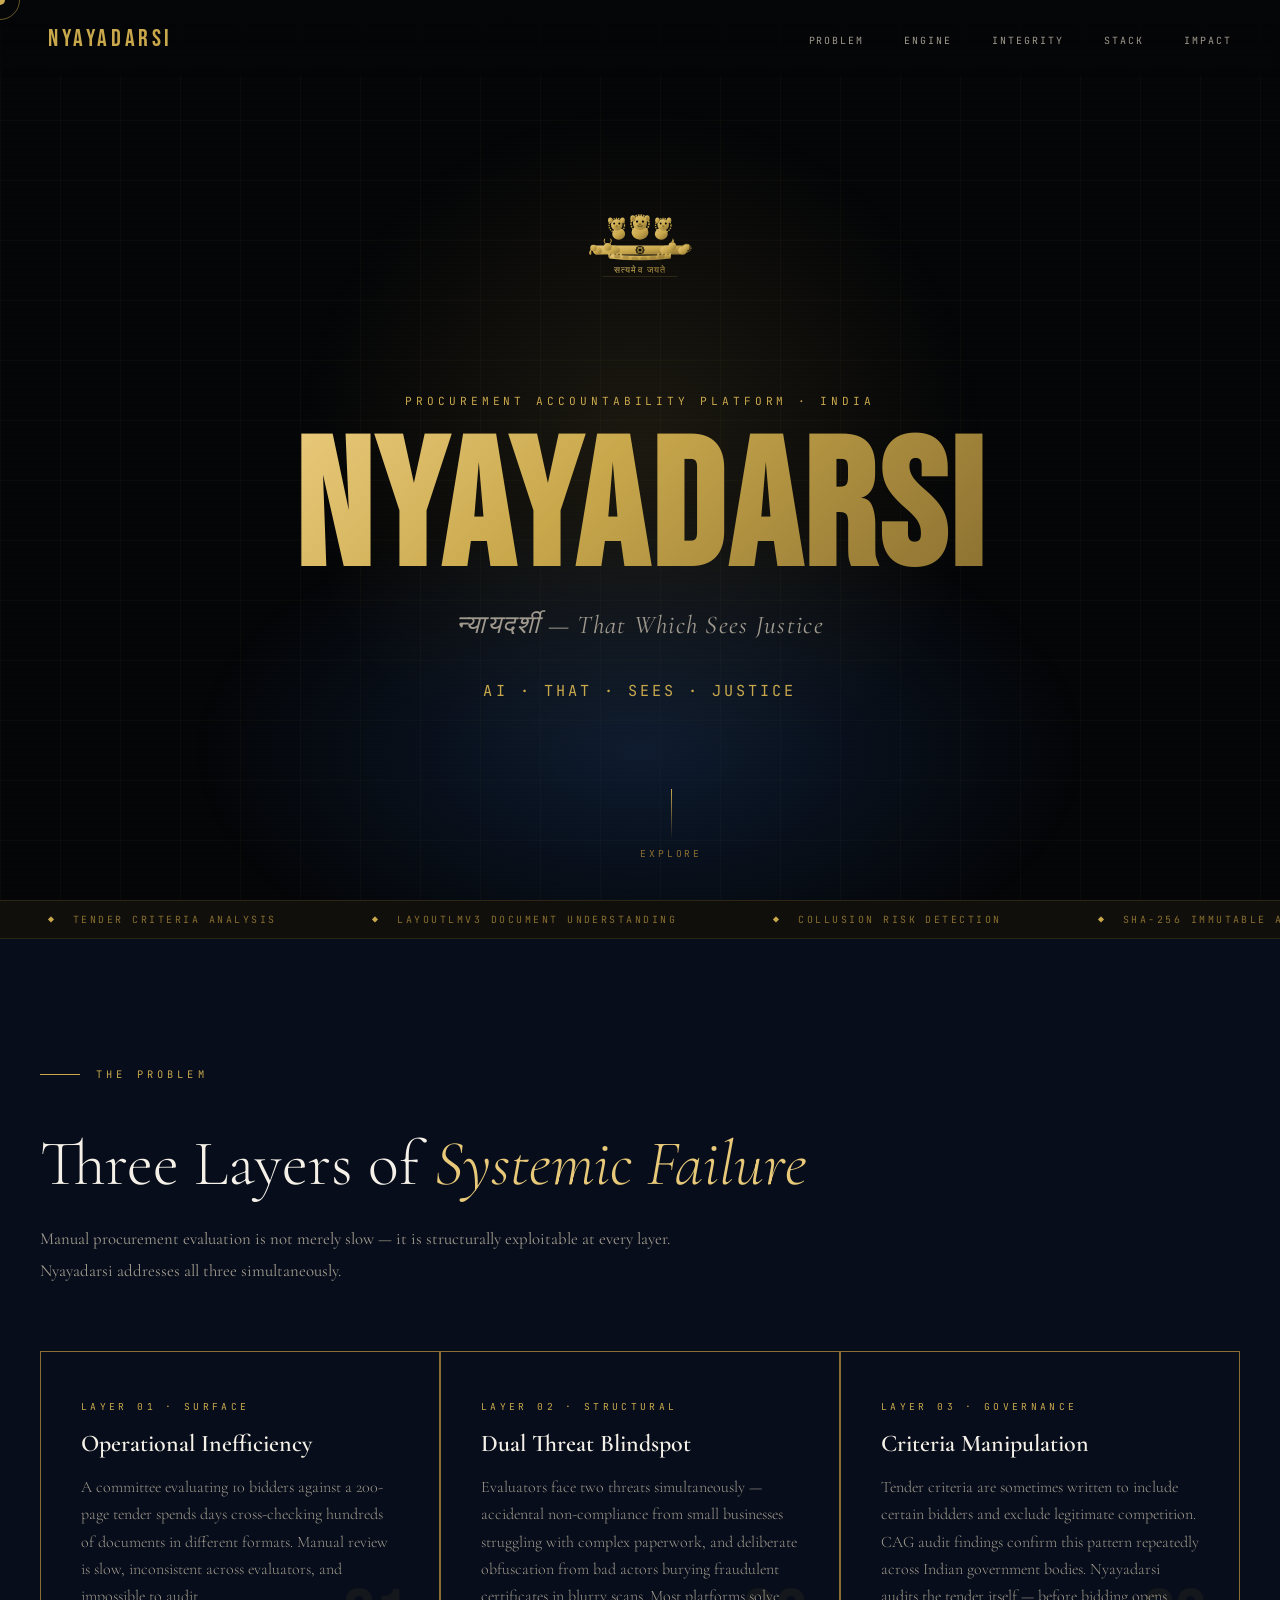
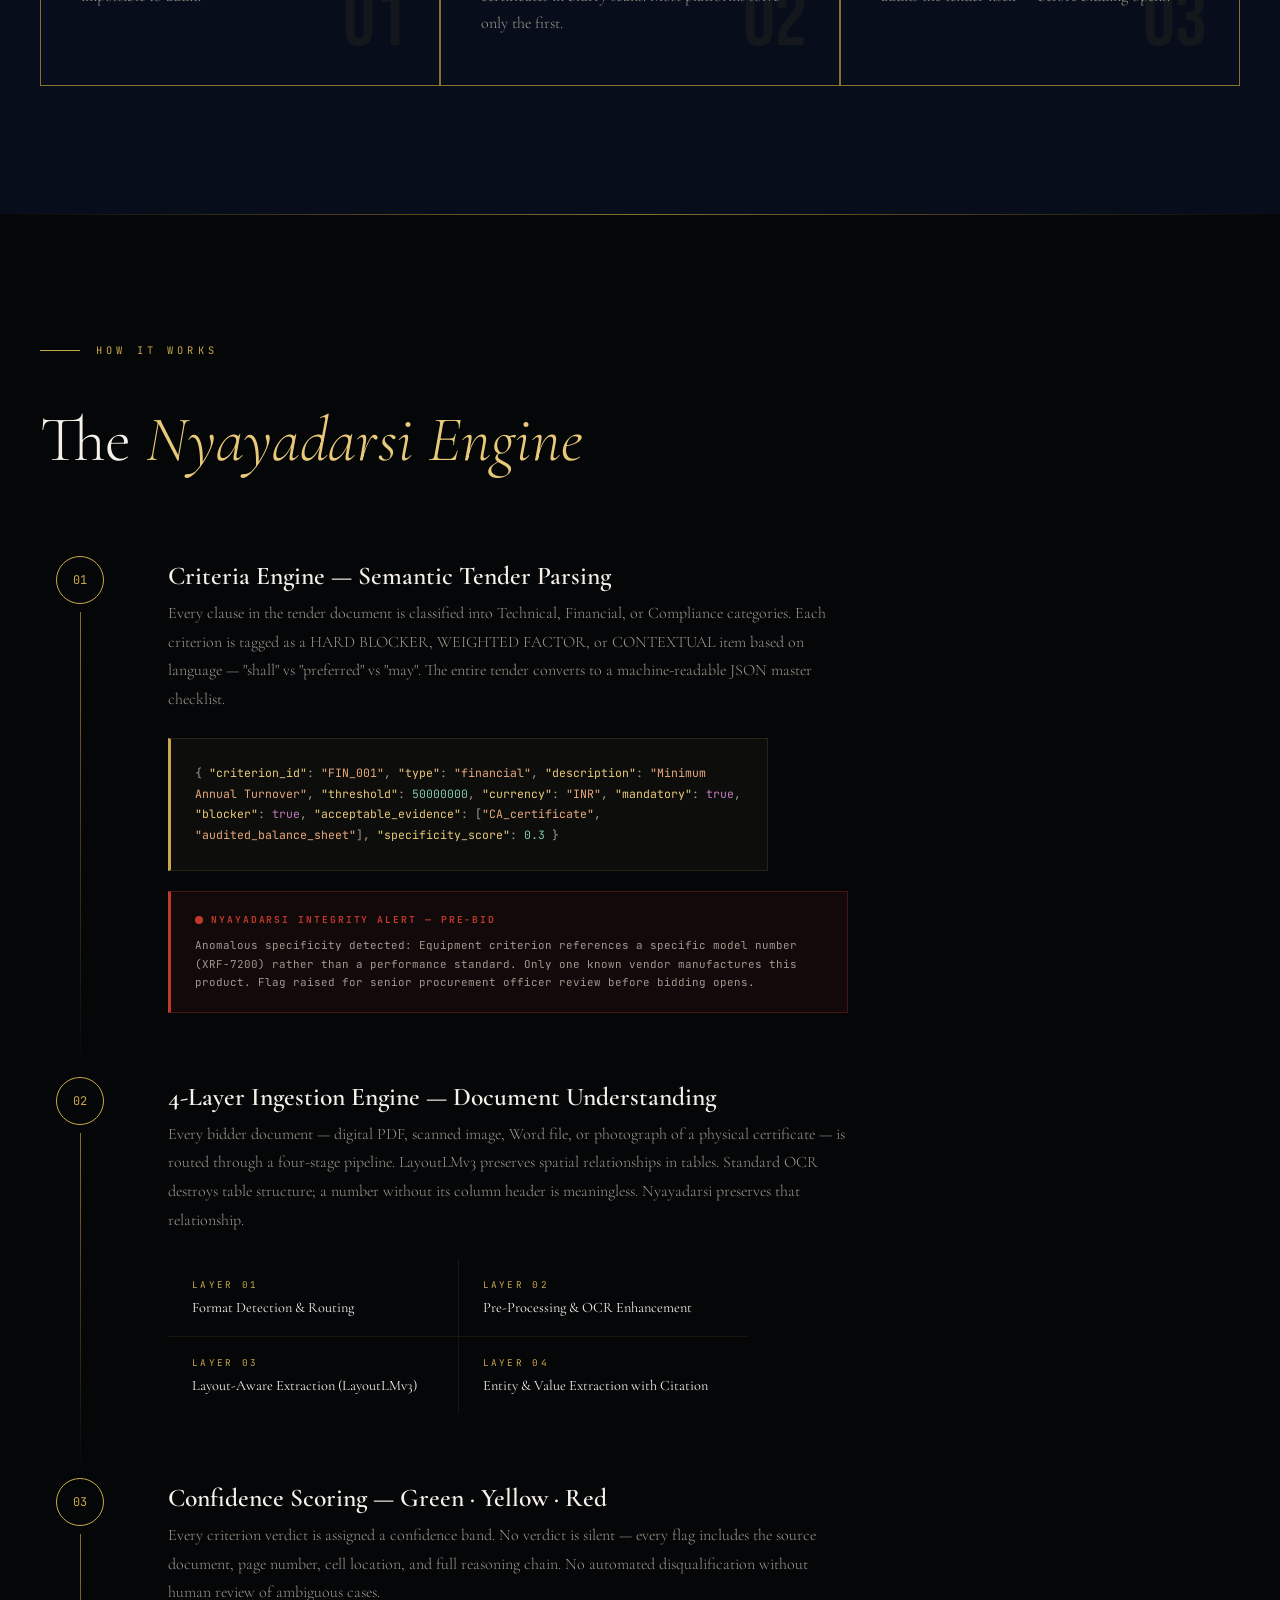
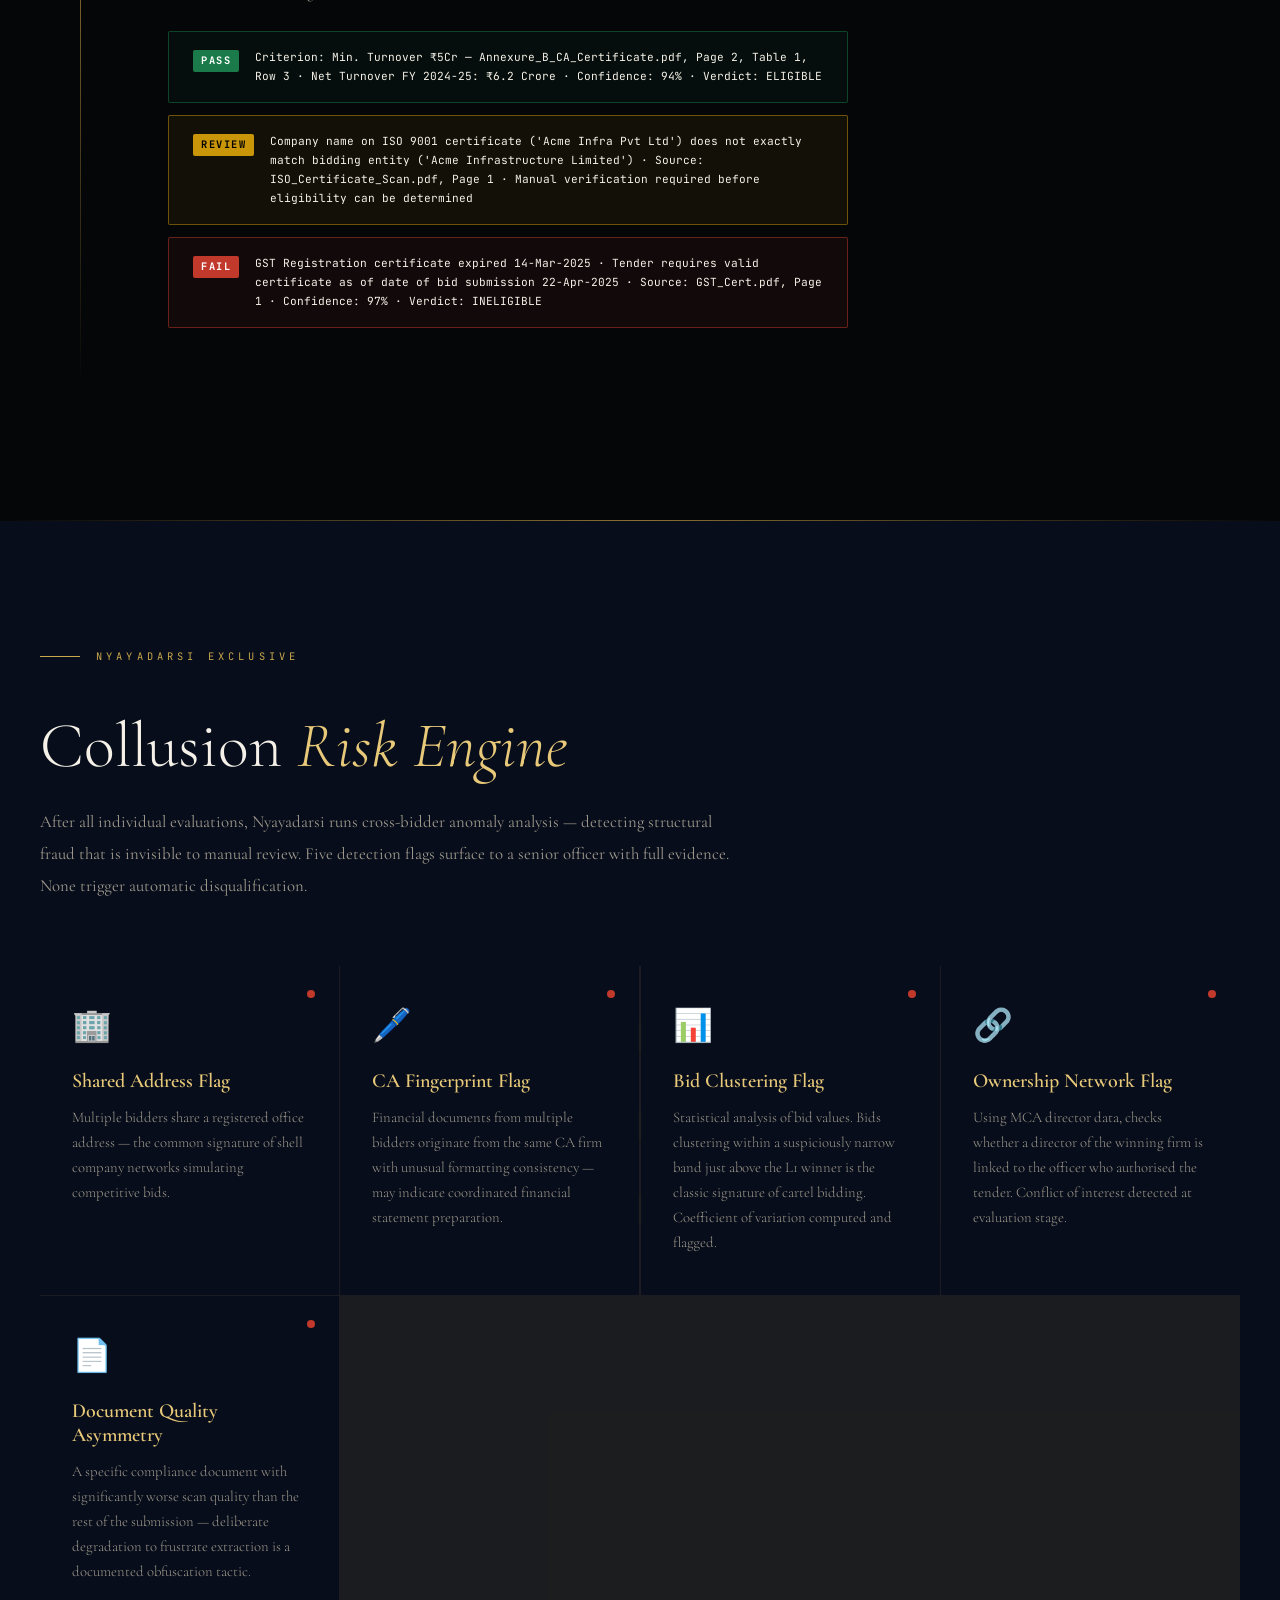
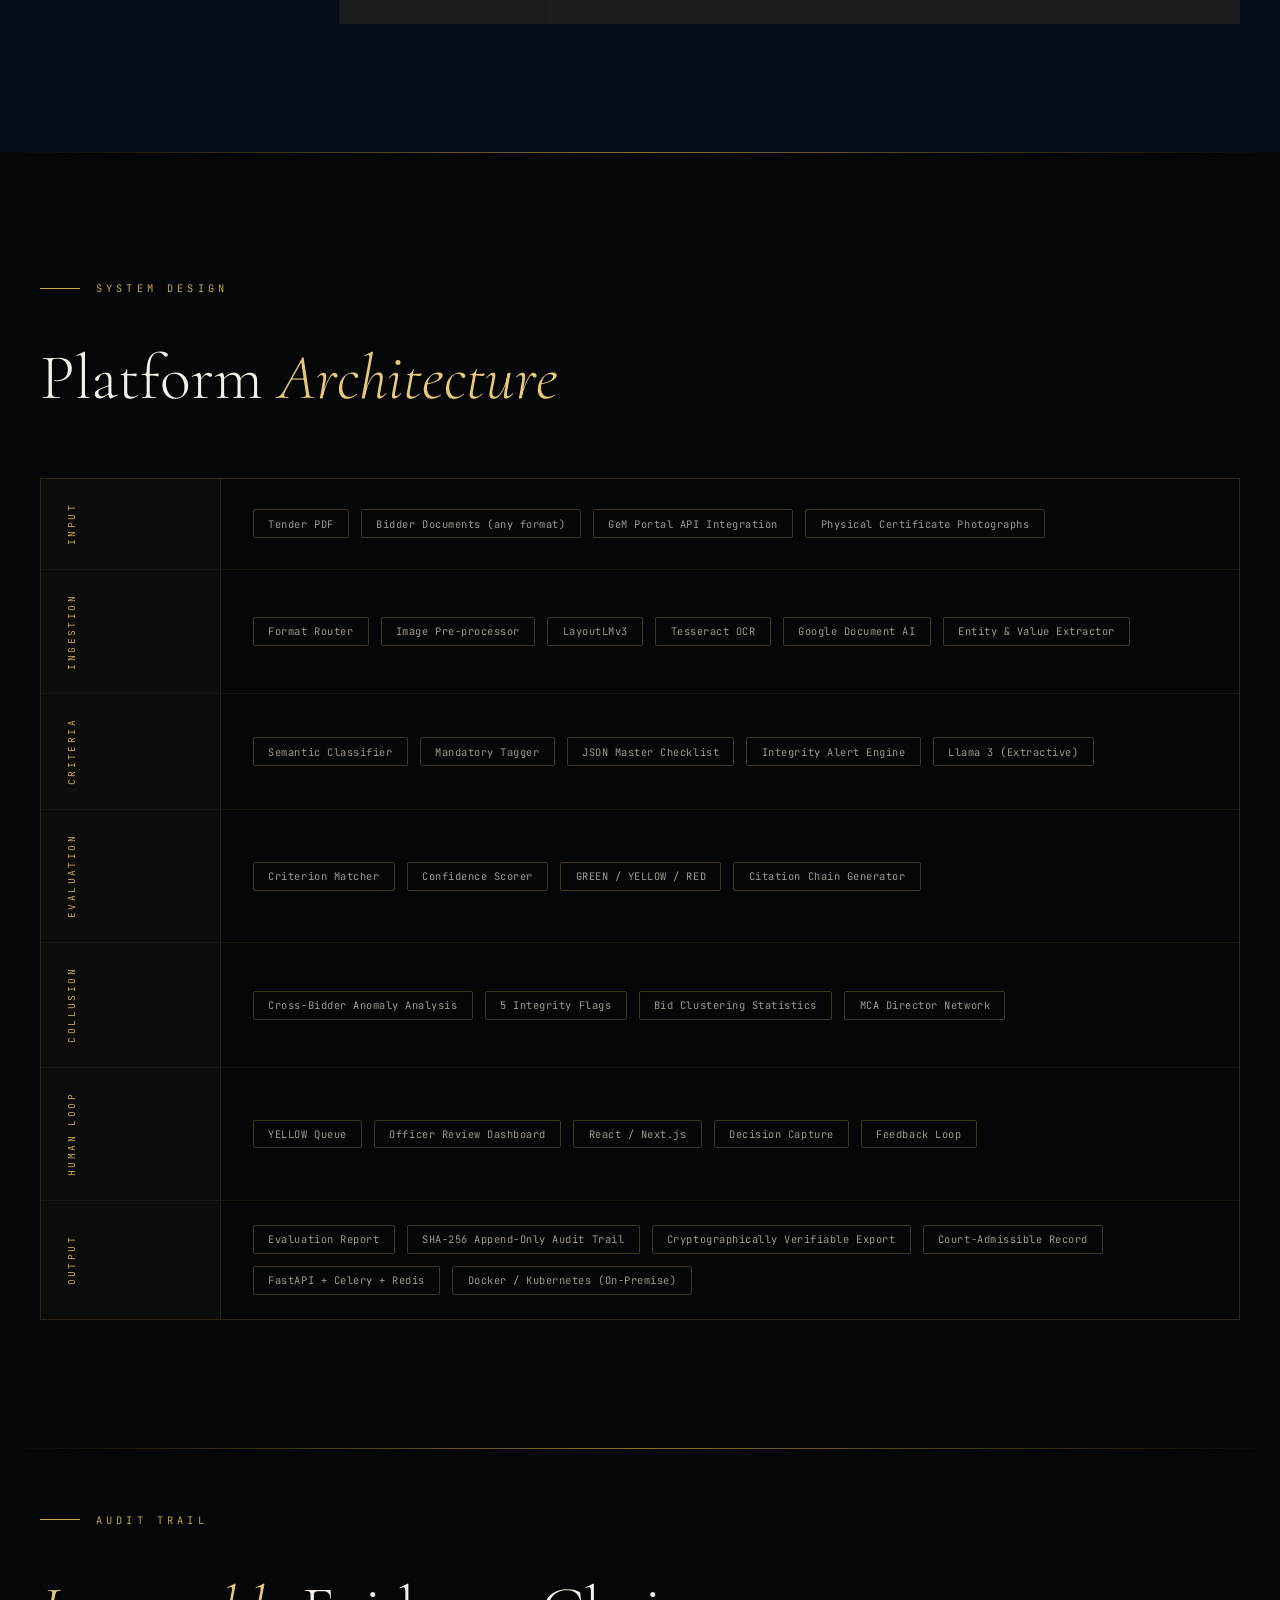
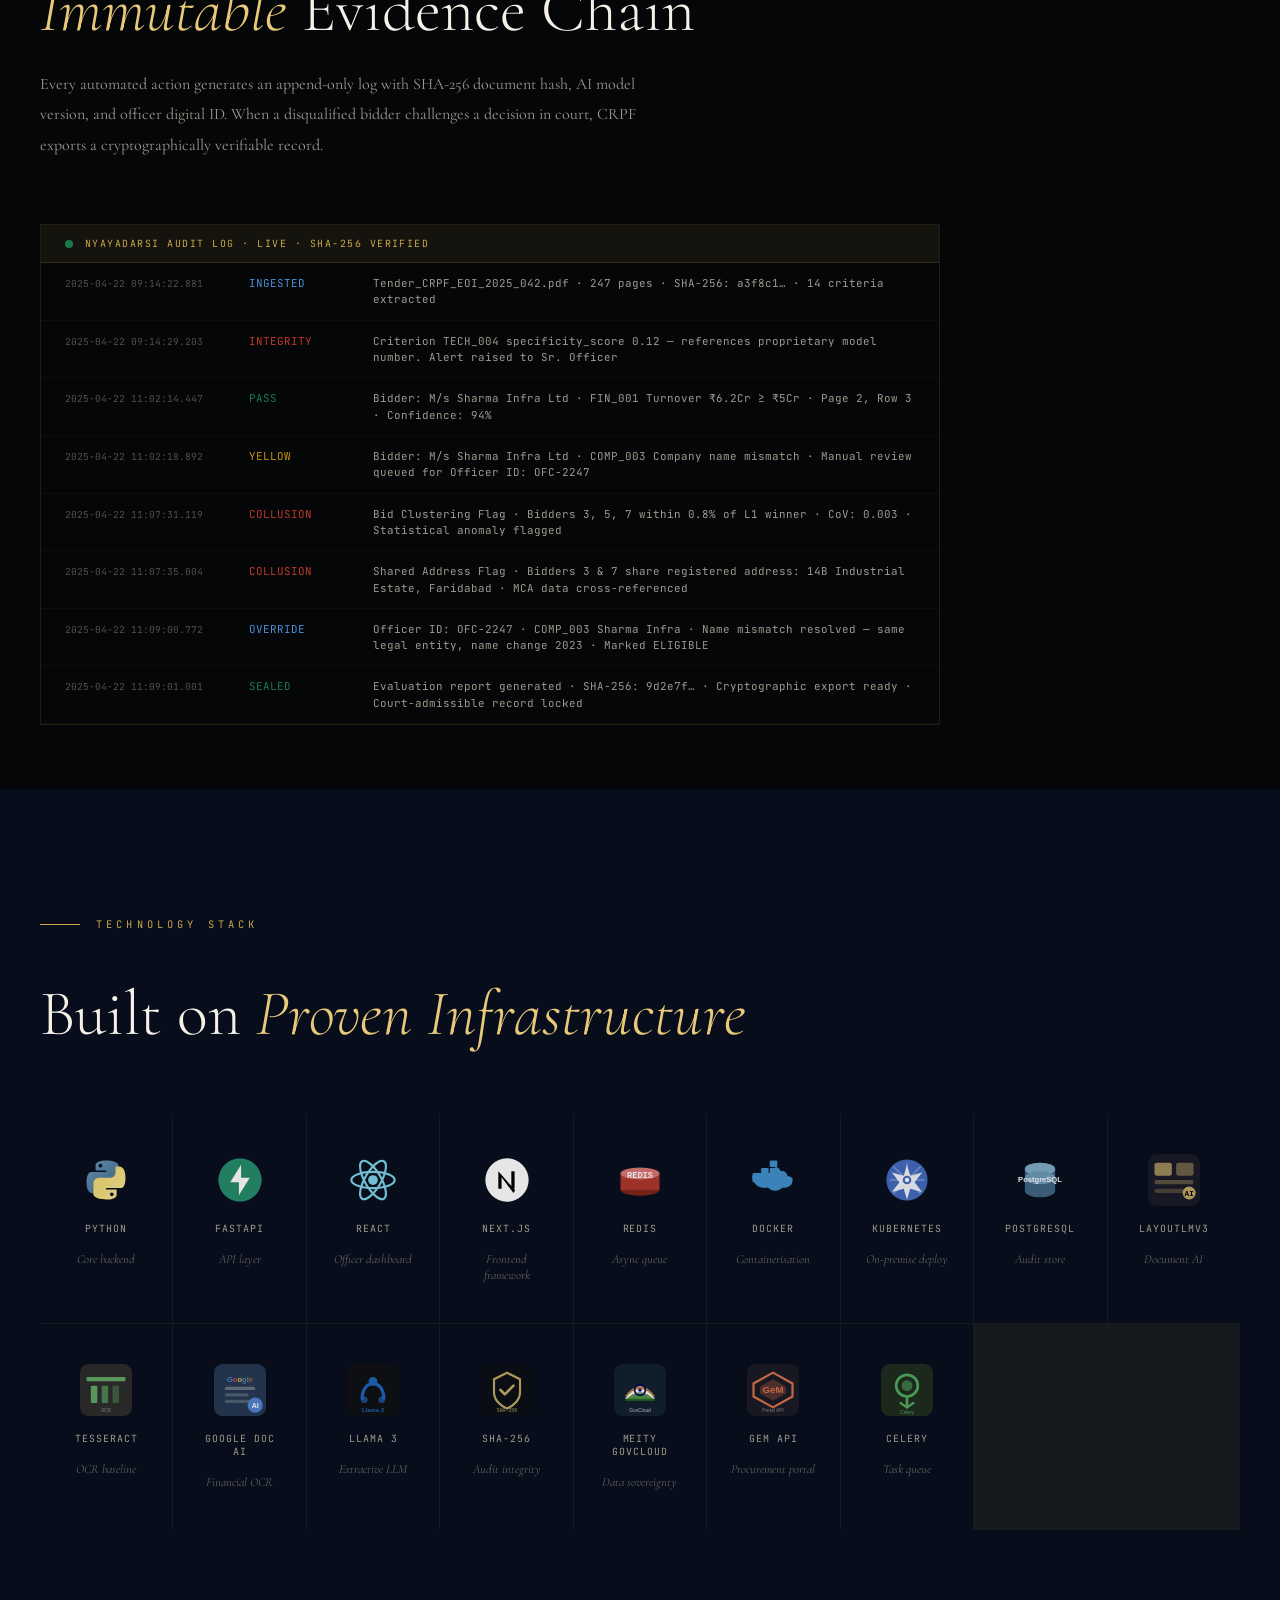
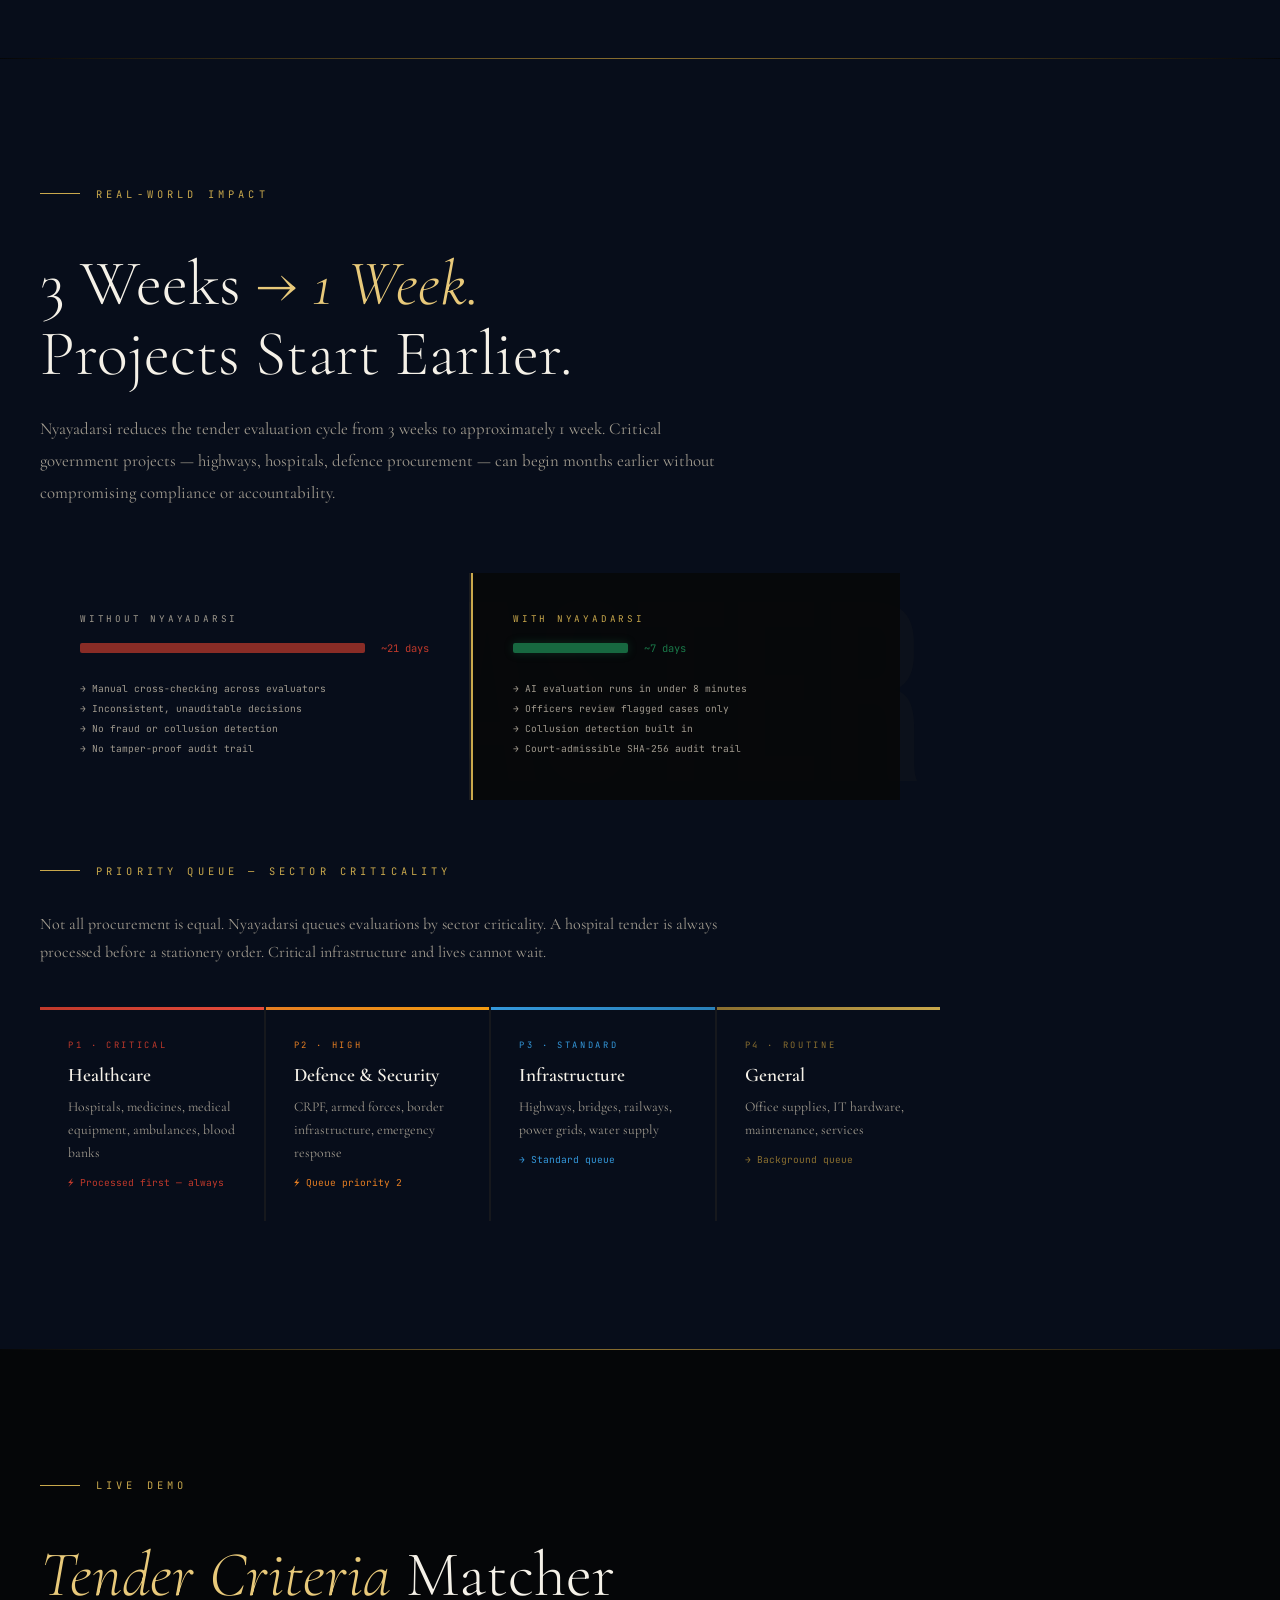
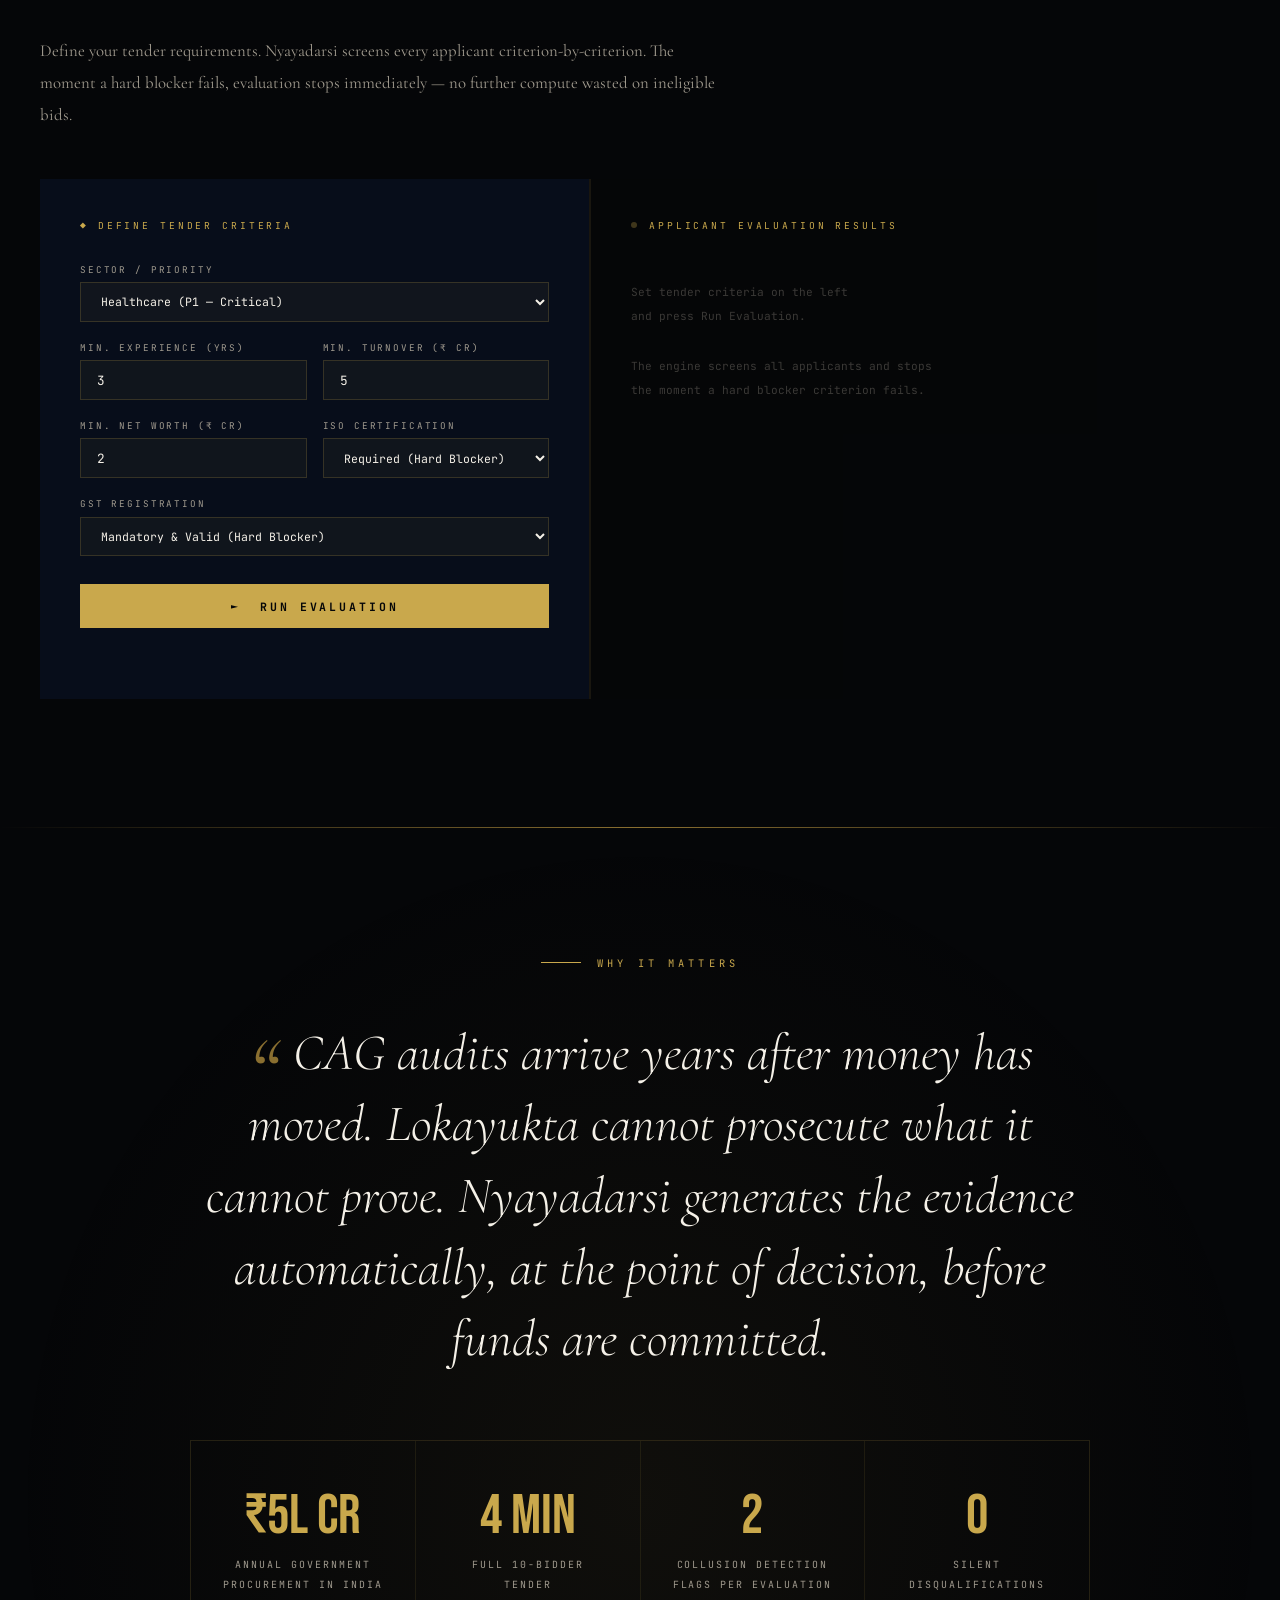
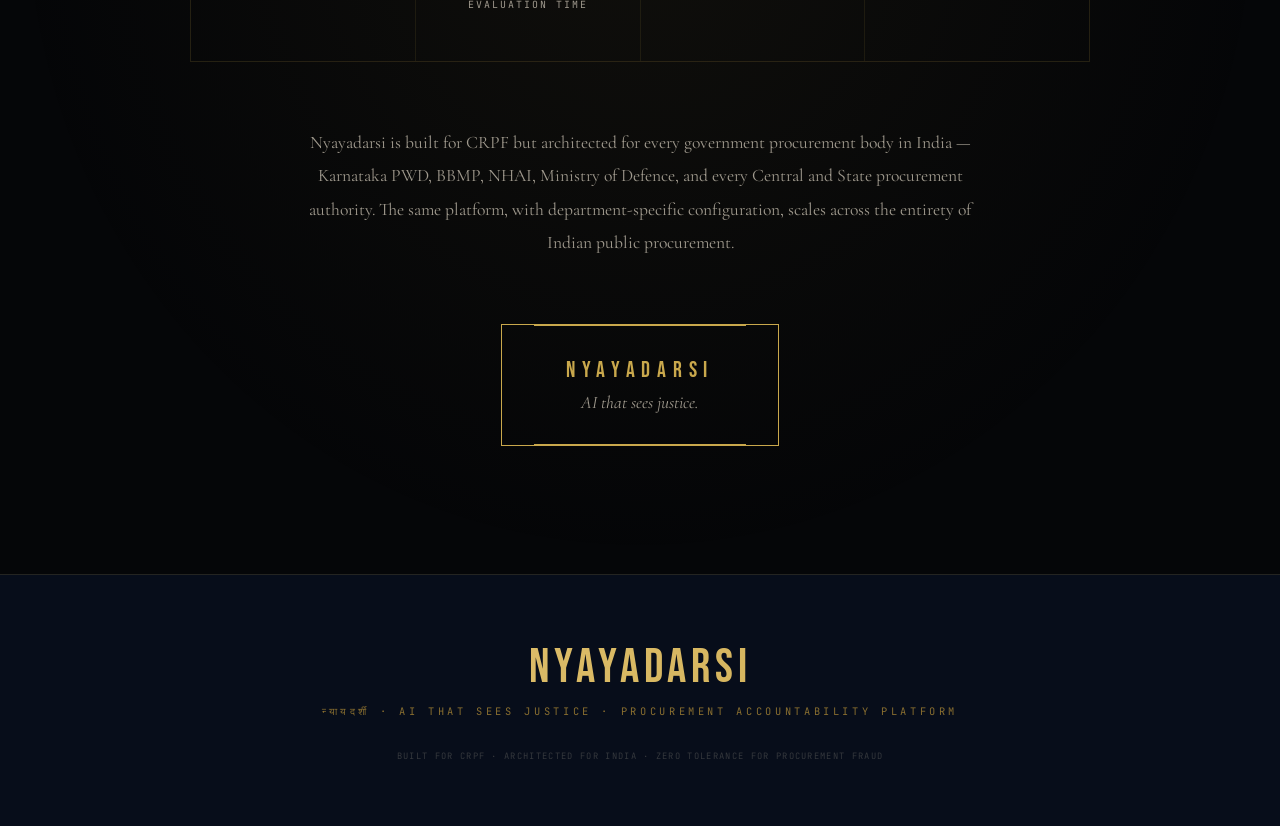
<file: nyayadarsi (1).html>
<!DOCTYPE html>
<html lang="en">
<head>
<meta charset="UTF-8">
<meta name="viewport" content="width=device-width, initial-scale=1.0">
<title>Nyayadarsi — AI That Sees Justice</title>
<link rel="preconnect" href="https://fonts.googleapis.com">
<link href="https://fonts.googleapis.com/css2?family=Cormorant+Garamond:ital,wght@0,300;0,400;0,600;1,300;1,400&family=JetBrains+Mono:wght@300;400;500;700&family=Bebas+Neue&display=swap" rel="stylesheet">
<style>
  :root {
    --black: #050608;
    --navy: #070d1a;
    --gold: #c9a84c;
    --gold-light: #e8c97a;
    --gold-dim: #8a6f30;
    --white: #f5f1e8;
    --white-dim: #a09a8e;
    --red: #c0392b;
    --green: #1a7a4a;
    --yellow: #c9960a;
    --blue-glow: #1a3a6a;
    --grid: rgba(201,168,76,0.04);
  }

  * { margin: 0; padding: 0; box-sizing: border-box; }

  html { scroll-behavior: smooth; }

  body {
    background: var(--black);
    color: var(--white);
    font-family: 'Cormorant Garamond', serif;
    overflow-x: hidden;
    cursor: none;
  }

  /* Custom Cursor */
  .cursor {
    position: fixed;
    width: 10px; height: 10px;
    background: var(--gold);
    border-radius: 50%;
    pointer-events: none;
    z-index: 9999;
    transform: translate(-50%, -50%);
    transition: transform 0.1s ease, width 0.2s, height 0.2s, background 0.2s;
    mix-blend-mode: screen;
  }
  .cursor-ring {
    position: fixed;
    width: 40px; height: 40px;
    border: 1px solid rgba(201,168,76,0.5);
    border-radius: 50%;
    pointer-events: none;
    z-index: 9998;
    transform: translate(-50%, -50%);
    transition: transform 0.15s ease, width 0.3s, height 0.3s;
  }

  /* Grid background */
  .grid-bg {
    position: fixed;
    inset: 0;
    background-image:
      linear-gradient(var(--grid) 1px, transparent 1px),
      linear-gradient(90deg, var(--grid) 1px, transparent 1px);
    background-size: 60px 60px;
    pointer-events: none;
    z-index: 0;
  }

  /* ═══════════════════════════════════════ HERO */
  #hero {
    position: relative;
    min-height: 100vh;
    display: flex;
    flex-direction: column;
    justify-content: center;
    align-items: center;
    text-align: center;
    padding: 6rem 2rem;
    overflow: hidden;
    z-index: 1;
  }

  .hero-emblem {
    width: 130px; height: 155px;
    margin: 0 auto 2.5rem;
    position: relative;
    animation: emblem-glow 3s ease-in-out infinite;
  }
  .hero-emblem svg { width: 100%; height: 100%; }
  @keyframes emblem-glow {
    0%,100% { filter: drop-shadow(0 0 10px rgba(201,168,76,0.2)); }
    50%      { filter: drop-shadow(0 0 30px rgba(201,168,76,0.5)); }
  }

  .hero-eyebrow {
    font-family: 'JetBrains Mono', monospace;
    font-size: 0.7rem;
    letter-spacing: 0.35em;
    color: var(--gold);
    text-transform: uppercase;
    margin-bottom: 1.5rem;
    opacity: 0;
    animation: fade-up 1s ease 0.3s forwards;
  }

  .hero-title {
    font-family: 'Bebas Neue', sans-serif;
    font-size: clamp(5rem, 14vw, 13rem);
    line-height: 0.9;
    letter-spacing: 0.02em;
    background: linear-gradient(135deg, var(--gold-light) 0%, var(--gold) 40%, var(--gold-dim) 100%);
    -webkit-background-clip: text;
    -webkit-text-fill-color: transparent;
    background-clip: text;
    opacity: 0;
    animation: fade-up 1.2s ease 0.5s forwards;
    position: relative;
    z-index: 2;
  }

  .hero-subtitle {
    font-family: 'Cormorant Garamond', serif;
    font-style: italic;
    font-size: clamp(1.1rem, 2.5vw, 1.6rem);
    color: var(--white-dim);
    margin-top: 1rem;
    letter-spacing: 0.05em;
    opacity: 0;
    animation: fade-up 1s ease 0.8s forwards;
  }

  .hero-tagline {
    font-family: 'JetBrains Mono', monospace;
    font-size: clamp(0.75rem, 1.5vw, 0.95rem);
    color: var(--gold);
    margin-top: 2.5rem;
    letter-spacing: 0.2em;
    opacity: 0;
    animation: fade-up 1s ease 1.1s forwards;
  }

  .hero-scroll {
    position: absolute;
    bottom: 2.5rem;
    left: 50%;
    transform: translateX(-50%);
    display: flex;
    flex-direction: column;
    align-items: center;
    gap: 0.5rem;
    font-family: 'JetBrains Mono', monospace;
    font-size: 0.6rem;
    letter-spacing: 0.3em;
    color: var(--gold-dim);
    text-transform: uppercase;
    animation: fade-up 1s ease 1.8s both;
  }
  .scroll-line {
    width: 1px; height: 50px;
    background: linear-gradient(to bottom, var(--gold), transparent);
    animation: scroll-pulse 2s ease-in-out infinite;
  }
  @keyframes scroll-pulse {
    0%, 100% { opacity: 0.3; transform: scaleY(1); }
    50% { opacity: 1; transform: scaleY(1.1); }
  }

  /* Glow radials */
  .radial-gold {
    position: absolute;
    width: 700px; height: 700px;
    border-radius: 50%;
    background: radial-gradient(circle, rgba(201,168,76,0.12) 0%, transparent 70%);
    top: 50%; left: 50%;
    transform: translate(-50%, -50%);
    pointer-events: none;
  }
  .radial-blue {
    position: absolute;
    width: 900px; height: 500px;
    border-radius: 50%;
    background: radial-gradient(ellipse, rgba(26,58,106,0.4) 0%, transparent 70%);
    bottom: -100px; left: 50%;
    transform: translateX(-50%);
    pointer-events: none;
  }

  /* Animated scan lines */
  .scanlines {
    position: fixed;
    inset: 0;
    background: repeating-linear-gradient(
      0deg,
      transparent,
      transparent 2px,
      rgba(0,0,0,0.03) 2px,
      rgba(0,0,0,0.03) 4px
    );
    pointer-events: none;
    z-index: 1;
  }

  @keyframes fade-up {
    from { opacity: 0; transform: translateY(30px); }
    to { opacity: 1; transform: translateY(0); }
  }

  /* ═══════════════════════════════════════ SECTIONS */
  section {
    position: relative;
    z-index: 1;
    padding: 8rem 2rem;
  }

  .section-inner {
    max-width: 1200px;
    margin: 0 auto;
  }

  .section-label {
    font-family: 'JetBrains Mono', monospace;
    font-size: 0.65rem;
    letter-spacing: 0.4em;
    color: var(--gold);
    text-transform: uppercase;
    display: flex;
    align-items: center;
    gap: 1rem;
    margin-bottom: 3rem;
  }
  .section-label::before {
    content: '';
    width: 40px; height: 1px;
    background: var(--gold);
  }

  .section-heading {
    font-family: 'Cormorant Garamond', serif;
    font-size: clamp(2.5rem, 5vw, 4rem);
    font-weight: 300;
    line-height: 1.1;
    margin-bottom: 1.5rem;
    color: var(--white);
  }
  .section-heading em {
    font-style: italic;
    color: var(--gold-light);
  }

  .divider {
    width: 100%;
    height: 1px;
    background: linear-gradient(90deg, transparent, var(--gold-dim), transparent);
    margin: 0 auto;
  }

  /* ═══════════════════════════════════════ PROBLEM */
  #problem { background: var(--navy); }

  .problem-grid {
    display: grid;
    grid-template-columns: repeat(3, 1fr);
    gap: 2px;
    margin-top: 4rem;
    background: var(--gold-dim);
    border: 1px solid var(--gold-dim);
  }

  .problem-card {
    background: var(--navy);
    padding: 3rem 2.5rem;
    position: relative;
    overflow: hidden;
    transition: background 0.4s ease;
    cursor: default;
  }
  .problem-card:hover {
    background: rgba(7,13,26,0.6);
  }
  .problem-card::before {
    content: '';
    position: absolute;
    top: 0; left: 0; right: 0;
    height: 2px;
    background: var(--gold);
    transform: scaleX(0);
    transition: transform 0.4s ease;
    transform-origin: left;
  }
  .problem-card:hover::before { transform: scaleX(1); }

  .problem-layer {
    font-family: 'JetBrains Mono', monospace;
    font-size: 0.6rem;
    letter-spacing: 0.35em;
    color: var(--gold);
    text-transform: uppercase;
    margin-bottom: 1rem;
  }
  .problem-title {
    font-family: 'Cormorant Garamond', serif;
    font-size: 1.5rem;
    font-weight: 600;
    color: var(--white);
    margin-bottom: 1rem;
  }
  .problem-desc {
    font-size: 1rem;
    color: var(--white-dim);
    line-height: 1.7;
    font-weight: 300;
  }

  .problem-number {
    position: absolute;
    bottom: 1.5rem; right: 2rem;
    font-family: 'Bebas Neue', sans-serif;
    font-size: 5rem;
    color: rgba(201,168,76,0.07);
    line-height: 1;
    user-select: none;
  }

  /* ═══════════════════════════════════════ HOW IT WORKS */
  #how {
    background: var(--black);
  }

  .pipeline {
    margin-top: 5rem;
    position: relative;
  }

  .pipeline-step {
    display: grid;
    grid-template-columns: 80px 1fr;
    gap: 0 3rem;
    margin-bottom: 0;
    position: relative;
  }

  .step-spine {
    display: flex;
    flex-direction: column;
    align-items: center;
  }
  .step-node {
    width: 48px; height: 48px;
    border: 1px solid var(--gold);
    border-radius: 50%;
    display: flex;
    align-items: center;
    justify-content: center;
    font-family: 'JetBrains Mono', monospace;
    font-size: 0.75rem;
    color: var(--gold);
    background: var(--black);
    flex-shrink: 0;
    position: relative;
    z-index: 2;
    transition: background 0.3s, box-shadow 0.3s;
  }
  .pipeline-step:hover .step-node {
    background: var(--gold);
    color: var(--black);
    box-shadow: 0 0 30px rgba(201,168,76,0.4);
  }
  .step-line {
    width: 1px;
    flex: 1;
    background: linear-gradient(to bottom, var(--gold-dim), transparent);
    margin: 0.5rem 0;
    min-height: 60px;
  }

  .step-content {
    padding: 0.25rem 0 4rem;
  }
  .step-title {
    font-family: 'Cormorant Garamond', serif;
    font-size: 1.6rem;
    font-weight: 600;
    color: var(--white);
    margin-bottom: 0.5rem;
  }
  .step-desc {
    font-size: 1rem;
    color: var(--white-dim);
    line-height: 1.8;
    font-weight: 300;
    max-width: 680px;
    margin-bottom: 1.5rem;
  }

  /* Code block */
  .code-block {
    background: rgba(201,168,76,0.04);
    border: 1px solid rgba(201,168,76,0.15);
    border-left: 3px solid var(--gold);
    padding: 1.5rem;
    font-family: 'JetBrains Mono', monospace;
    font-size: 0.72rem;
    line-height: 1.8;
    color: var(--white-dim);
    overflow-x: auto;
    margin-top: 1rem;
    max-width: 600px;
  }
  .code-key { color: var(--gold-light); }
  .code-val { color: #7ec8a4; }
  .code-str { color: #e8a87c; }
  .code-bool { color: #c07cc0; }

  /* Verdict examples */
  .verdict-row {
    display: flex;
    align-items: flex-start;
    gap: 1rem;
    padding: 1rem 1.5rem;
    border: 1px solid;
    margin-top: 0.75rem;
    max-width: 680px;
    font-family: 'JetBrains Mono', monospace;
    font-size: 0.7rem;
    line-height: 1.7;
    border-radius: 2px;
  }
  .verdict-green { border-color: rgba(26,122,74,0.5); background: rgba(26,122,74,0.07); }
  .verdict-red { border-color: rgba(192,57,43,0.5); background: rgba(192,57,43,0.07); }
  .verdict-yellow { border-color: rgba(201,150,10,0.5); background: rgba(201,150,10,0.07); }
  .verdict-badge {
    font-weight: 700;
    font-size: 0.65rem;
    padding: 0.15rem 0.5rem;
    letter-spacing: 0.15em;
    flex-shrink: 0;
    margin-top: 0.1rem;
    border-radius: 2px;
  }
  .badge-green { background: var(--green); color: #fff; }
  .badge-red { background: var(--red); color: #fff; }
  .badge-yellow { background: var(--yellow); color: #000; }

  /* ═══════════════════════════════════════ COLLUSION ENGINE */
  #collusion {
    background: var(--navy);
    position: relative;
    overflow: hidden;
  }

  .collusion-bg-text {
    position: absolute;
    font-family: 'Bebas Neue', sans-serif;
    font-size: 22vw;
    color: rgba(201,168,76,0.03);
    top: 50%; left: 50%;
    transform: translate(-50%, -50%);
    white-space: nowrap;
    user-select: none;
    letter-spacing: 0.05em;
    pointer-events: none;
  }

  .flags-grid {
    display: grid;
    grid-template-columns: repeat(auto-fit, minmax(260px, 1fr));
    gap: 1.5px;
    margin-top: 4rem;
    background: rgba(201,168,76,0.1);
  }

  .flag-card {
    background: var(--navy);
    padding: 2.5rem 2rem;
    position: relative;
    transition: background 0.3s;
    overflow: hidden;
  }
  .flag-card:hover { background: rgba(5,6,8,0.8); }

  .flag-icon {
    font-size: 2rem;
    margin-bottom: 1.5rem;
    display: block;
  }
  .flag-title {
    font-family: 'Cormorant Garamond', serif;
    font-size: 1.25rem;
    font-weight: 600;
    color: var(--gold-light);
    margin-bottom: 0.75rem;
  }
  .flag-desc {
    font-size: 0.92rem;
    color: var(--white-dim);
    line-height: 1.7;
    font-weight: 300;
  }

  .flag-pulse {
    position: absolute;
    top: 1.5rem; right: 1.5rem;
    width: 8px; height: 8px;
    border-radius: 50%;
    background: var(--red);
    animation: pulse-red 2s ease-in-out infinite;
  }
  @keyframes pulse-red {
    0%, 100% { box-shadow: 0 0 0 0 rgba(192,57,43,0.6); }
    50% { box-shadow: 0 0 0 8px rgba(192,57,43,0); }
  }

  /* ═══════════════════════════════════════ ARCHITECTURE */
  #architecture { background: var(--black); }

  .arch-diagram {
    margin-top: 4rem;
    border: 1px solid rgba(201,168,76,0.2);
    overflow: hidden;
    position: relative;
  }

  .arch-layer {
    display: grid;
    grid-template-columns: 180px 1fr;
    border-bottom: 1px solid rgba(201,168,76,0.1);
    transition: background 0.3s;
  }
  .arch-layer:last-child { border-bottom: none; }
  .arch-layer:hover { background: rgba(201,168,76,0.03); }

  .arch-label-col {
    padding: 1.5rem 1.5rem;
    border-right: 1px solid rgba(201,168,76,0.1);
    display: flex;
    align-items: center;
    background: rgba(201,168,76,0.04);
  }
  .arch-layer-name {
    font-family: 'JetBrains Mono', monospace;
    font-size: 0.6rem;
    letter-spacing: 0.25em;
    color: var(--gold);
    text-transform: uppercase;
    writing-mode: vertical-rl;
    transform: rotate(180deg);
  }

  .arch-content-col {
    padding: 1.5rem 2rem;
    display: flex;
    flex-wrap: wrap;
    gap: 0.75rem;
    align-items: center;
  }
  .arch-chip {
    font-family: 'JetBrains Mono', monospace;
    font-size: 0.65rem;
    padding: 0.4rem 0.9rem;
    border: 1px solid rgba(201,168,76,0.3);
    color: var(--white-dim);
    letter-spacing: 0.05em;
    transition: all 0.25s;
    cursor: default;
    border-radius: 2px;
  }
  .arch-chip:hover {
    border-color: var(--gold);
    color: var(--gold);
    background: rgba(201,168,76,0.05);
    box-shadow: 0 0 15px rgba(201,168,76,0.1);
  }

  /* ═══════════════════════════════════════ TECH STACK */
  #tech { background: var(--navy); }

  .tech-logos {
    display: grid;
    grid-template-columns: repeat(auto-fit, minmax(130px, 1fr));
    gap: 1px;
    margin-top: 4rem;
    background: rgba(201,168,76,0.08);
  }

  .tech-item {
    background: var(--navy);
    padding: 2.5rem 1.5rem;
    display: flex;
    flex-direction: column;
    align-items: center;
    gap: 1rem;
    text-align: center;
    transition: background 0.3s, transform 0.3s;
    cursor: default;
  }
  .tech-item:hover {
    background: rgba(5,6,8,0.9);
    transform: translateY(-3px);
  }

  .tech-logo-wrap {
    width: 52px; height: 52px;
    display: flex;
    align-items: center;
    justify-content: center;
    filter: grayscale(0.3) brightness(0.9);
    transition: filter 0.3s;
  }
  .tech-item:hover .tech-logo-wrap {
    filter: grayscale(0) brightness(1.1);
  }

  .tech-logo-wrap img {
    width: 100%; height: 100%;
    object-fit: contain;
  }

  .tech-name {
    font-family: 'JetBrains Mono', monospace;
    font-size: 0.62rem;
    letter-spacing: 0.1em;
    color: var(--white-dim);
    text-transform: uppercase;
    transition: color 0.3s;
  }
  .tech-item:hover .tech-name { color: var(--gold); }

  .tech-role {
    font-size: 0.78rem;
    color: rgba(160,154,142,0.6);
    font-style: italic;
  }

  /* ═══════════════════════════════════════ AUDIT / LEGAL */
  #audit {
    background: var(--black);
    position: relative;
  }

  .audit-log {
    margin-top: 4rem;
    font-family: 'JetBrains Mono', monospace;
    font-size: 0.68rem;
    border: 1px solid rgba(201,168,76,0.15);
    overflow: hidden;
    max-width: 900px;
  }

  .log-header {
    background: rgba(201,168,76,0.08);
    border-bottom: 1px solid rgba(201,168,76,0.15);
    padding: 0.75rem 1.5rem;
    display: flex;
    align-items: center;
    gap: 0.75rem;
    color: var(--gold);
    letter-spacing: 0.15em;
    font-size: 0.62rem;
    text-transform: uppercase;
  }
  .log-dot { width: 8px; height: 8px; border-radius: 50%; background: var(--green); animation: blink 1.5s ease-in-out infinite; }
  @keyframes blink { 0%, 100% { opacity: 1; } 50% { opacity: 0.2; } }

  .log-entry {
    padding: 0.75rem 1.5rem;
    border-bottom: 1px solid rgba(201,168,76,0.05);
    display: grid;
    grid-template-columns: 160px 100px 1fr;
    gap: 1.5rem;
    align-items: baseline;
    animation: log-appear 0.5s ease both;
    color: var(--white-dim);
    line-height: 1.5;
  }
  .log-entry:hover { background: rgba(201,168,76,0.02); }
  @keyframes log-appear {
    from { opacity: 0; transform: translateX(-10px); }
    to { opacity: 1; transform: none; }
  }
  .log-ts { color: rgba(160,154,142,0.5); font-size: 0.6rem; }
  .log-type-pass { color: #1a7a4a; }
  .log-type-flag { color: #c9960a; }
  .log-type-alert { color: #c0392b; }
  .log-type-info { color: #4a90d9; }
  .log-msg { color: var(--white-dim); }

  /* ═══════════════════════════════════════ ROADMAP */
  #roadmap {
    background: var(--navy);
  }

  .roadmap-track {
    margin-top: 5rem;
    position: relative;
    display: grid;
    grid-template-columns: repeat(3, 1fr);
    gap: 2px;
    background: rgba(201,168,76,0.1);
  }

  .roadmap-phase {
    background: var(--navy);
    padding: 3rem 2.5rem;
    position: relative;
    overflow: hidden;
    transition: background 0.3s;
  }
  .roadmap-phase:hover { background: rgba(5,6,8,0.8); }

  .phase-num {
    font-family: 'Bebas Neue', sans-serif;
    font-size: 6rem;
    line-height: 1;
    color: rgba(201,168,76,0.08);
    position: absolute;
    top: 1rem; right: 1.5rem;
    user-select: none;
  }

  .phase-label {
    font-family: 'JetBrains Mono', monospace;
    font-size: 0.6rem;
    letter-spacing: 0.35em;
    color: var(--gold);
    text-transform: uppercase;
    margin-bottom: 1rem;
  }

  .phase-title {
    font-family: 'Cormorant Garamond', serif;
    font-size: 1.5rem;
    font-weight: 600;
    color: var(--white);
    margin-bottom: 0.5rem;
  }

  .phase-time {
    font-family: 'JetBrains Mono', monospace;
    font-size: 0.65rem;
    color: var(--gold-dim);
    margin-bottom: 1.5rem;
  }

  .phase-items {
    list-style: none;
  }
  .phase-items li {
    font-size: 0.9rem;
    color: var(--white-dim);
    line-height: 1.8;
    display: flex;
    align-items: center;
    gap: 0.6rem;
  }
  .phase-items li::before {
    content: '→';
    color: var(--gold-dim);
    font-family: 'JetBrains Mono', monospace;
    font-size: 0.7rem;
  }

  /* ═══════════════════════════════════════ IMPACT */
  #impact {
    background: var(--black);
    text-align: center;
    position: relative;
    overflow: hidden;
  }

  .impact-bg {
    position: absolute;
    inset: 0;
    background: radial-gradient(ellipse at center, rgba(201,168,76,0.06) 0%, transparent 70%);
    pointer-events: none;
  }

  .impact-quote {
    font-family: 'Cormorant Garamond', serif;
    font-size: clamp(1.8rem, 4vw, 3.2rem);
    font-weight: 300;
    font-style: italic;
    color: var(--white);
    max-width: 900px;
    margin: 0 auto 4rem;
    line-height: 1.4;
    position: relative;
    z-index: 2;
  }
  .impact-quote::before {
    content: '\201C';
    font-size: 6rem;
    color: var(--gold-dim);
    line-height: 0;
    vertical-align: -2rem;
    margin-right: 0.2rem;
  }

  .stats-row {
    display: flex;
    justify-content: center;
    gap: 0;
    flex-wrap: wrap;
    border: 1px solid rgba(201,168,76,0.15);
    max-width: 900px;
    margin: 0 auto 4rem;
    position: relative;
    z-index: 2;
  }

  .stat {
    flex: 1;
    min-width: 180px;
    padding: 3rem 2rem;
    border-right: 1px solid rgba(201,168,76,0.1);
    transition: background 0.3s;
  }
  .stat:last-child { border-right: none; }
  .stat:hover { background: rgba(201,168,76,0.04); }

  .stat-num {
    font-family: 'Bebas Neue', sans-serif;
    font-size: 3.5rem;
    color: var(--gold);
    line-height: 1;
    margin-bottom: 0.5rem;
    display: block;
  }
  .stat-label {
    font-family: 'JetBrains Mono', monospace;
    font-size: 0.62rem;
    letter-spacing: 0.2em;
    color: var(--white-dim);
    text-transform: uppercase;
    line-height: 1.5;
  }

  .impact-final {
    font-family: 'Cormorant Garamond', serif;
    font-size: 1.1rem;
    color: var(--white-dim);
    max-width: 700px;
    margin: 0 auto;
    line-height: 1.9;
    position: relative;
    z-index: 2;
  }

  /* ═══════════════════════════════════════ FOOTER */
  footer {
    background: var(--navy);
    border-top: 1px solid rgba(201,168,76,0.15);
    padding: 4rem 2rem;
    text-align: center;
    position: relative;
    z-index: 1;
  }

  .footer-logo {
    font-family: 'Bebas Neue', sans-serif;
    font-size: 3rem;
    background: linear-gradient(135deg, var(--gold-light), var(--gold));
    -webkit-background-clip: text;
    -webkit-text-fill-color: transparent;
    background-clip: text;
    letter-spacing: 0.1em;
    margin-bottom: 0.5rem;
  }
  .footer-tagline {
    font-family: 'JetBrains Mono', monospace;
    font-size: 0.65rem;
    letter-spacing: 0.35em;
    color: var(--gold-dim);
    text-transform: uppercase;
    margin-bottom: 2rem;
  }
  .footer-legal {
    font-family: 'JetBrains Mono', monospace;
    font-size: 0.55rem;
    letter-spacing: 0.15em;
    color: rgba(160,154,142,0.3);
    text-transform: uppercase;
  }

  /* Scroll reveal */
  .reveal {
    opacity: 0;
    transform: translateY(40px);
    transition: opacity 0.8s ease, transform 0.8s ease;
  }
  .reveal.visible {
    opacity: 1;
    transform: none;
  }
  .reveal-delay-1 { transition-delay: 0.1s; }
  .reveal-delay-2 { transition-delay: 0.2s; }
  .reveal-delay-3 { transition-delay: 0.3s; }
  .reveal-delay-4 { transition-delay: 0.4s; }

  /* Nav */
  nav {
    position: fixed;
    top: 0; left: 0; right: 0;
    z-index: 100;
    padding: 1.5rem 3rem;
    display: flex;
    justify-content: space-between;
    align-items: center;
    background: linear-gradient(to bottom, rgba(5,6,8,0.95), transparent);
    backdrop-filter: blur(4px);
  }
  .nav-logo {
    font-family: 'Bebas Neue', sans-serif;
    font-size: 1.5rem;
    color: var(--gold);
    letter-spacing: 0.15em;
    text-decoration: none;
  }
  .nav-links {
    display: flex;
    gap: 2.5rem;
    list-style: none;
  }
  .nav-links a {
    font-family: 'JetBrains Mono', monospace;
    font-size: 0.62rem;
    letter-spacing: 0.2em;
    color: var(--white-dim);
    text-decoration: none;
    text-transform: uppercase;
    transition: color 0.2s;
  }
  .nav-links a:hover { color: var(--gold); }

  /* Responsive */
  @media (max-width: 768px) {
    .problem-grid, .roadmap-track { grid-template-columns: 1fr; }
    .pipeline-step { grid-template-columns: 50px 1fr; gap: 0 1.5rem; }
    nav { padding: 1rem 1.5rem; }
    .nav-links { display: none; }
    .stats-row { flex-direction: column; }
    .stat { border-right: none; border-bottom: 1px solid rgba(201,168,76,0.1); }
    .arch-layer { grid-template-columns: 1fr; }
    .arch-label-col { writing-mode: initial; transform: none; border-right: none; border-bottom: 1px solid rgba(201,168,76,0.1); }
    .arch-layer-name { writing-mode: initial; transform: none; }
    .log-entry { grid-template-columns: 1fr; gap: 0.25rem; }
  }

  /* Ticker */
  .ticker-wrap {
    background: rgba(201,168,76,0.06);
    border-top: 1px solid rgba(201,168,76,0.15);
    border-bottom: 1px solid rgba(201,168,76,0.15);
    overflow: hidden;
    padding: 0.75rem 0;
    position: relative;
    z-index: 1;
  }
  .ticker {
    display: flex;
    white-space: nowrap;
    animation: ticker-scroll 30s linear infinite;
  }
  .ticker-item {
    font-family: 'JetBrains Mono', monospace;
    font-size: 0.62rem;
    letter-spacing: 0.25em;
    color: var(--gold-dim);
    padding: 0 3rem;
    text-transform: uppercase;
  }
  .ticker-item span { color: var(--gold); margin-right: 0.5rem; }
  @keyframes ticker-scroll {
    from { transform: translateX(0); }
    to { transform: translateX(-50%); }
  }

  /* Animated counter */
  .counter { display: inline-block; }

  /* Integrity Alert banner */
  .alert-banner {
    background: rgba(192,57,43,0.06);
    border: 1px solid rgba(192,57,43,0.3);
    border-left: 3px solid var(--red);
    padding: 1.25rem 1.5rem;
    font-family: 'JetBrains Mono', monospace;
    font-size: 0.68rem;
    line-height: 1.7;
    color: var(--white-dim);
    max-width: 680px;
    margin-top: 1rem;
    position: relative;
  }
  .alert-banner-title {
    color: var(--red);
    font-weight: 700;
    letter-spacing: 0.2em;
    font-size: 0.6rem;
    text-transform: uppercase;
    margin-bottom: 0.5rem;
  }
  .alert-blink {
    display: inline-block;
    width: 8px; height: 8px;
    border-radius: 50%;
    background: var(--red);
    margin-right: 0.5rem;
    animation: blink 1s ease-in-out infinite;
    vertical-align: middle;
  }

</style>
</head>
<body>

<div class="cursor" id="cursor"></div>
<div class="cursor-ring" id="cursorRing"></div>
<div class="grid-bg"></div>
<div class="scanlines"></div>

<!-- NAV -->
<nav>
  <a href="#" class="nav-logo">Nyayadarsi</a>
  <ul class="nav-links">
    <li><a href="#problem">Problem</a></li>
    <li><a href="#how">Engine</a></li>
    <li><a href="#collusion">Integrity</a></li>
    <li><a href="#tech">Stack</a></li>
    <li><a href="#impact">Impact</a></li>
  </ul>
</nav>

<!-- HERO -->
<section id="hero">
  <div class="radial-gold"></div>
  <div class="radial-blue"></div>

  <div class="hero-emblem">
    <svg viewBox="0 0 200 240" xmlns="http://www.w3.org/2000/svg">
      <defs>
        <linearGradient id="gold1" x1="0%" y1="0%" x2="100%" y2="100%">
          <stop offset="0%" stop-color="#e8c97a"/>
          <stop offset="50%" stop-color="#c9a84c"/>
          <stop offset="100%" stop-color="#8a6f30"/>
        </linearGradient>
      </defs>

      <!-- === ABACUS (top platform) === -->
      <rect x="30" y="72" width="140" height="14" rx="2" fill="url(#gold1)"/>
      <!-- Dharma Chakra on abacus -->
      <circle cx="100" cy="79" r="6" fill="none" stroke="#050608" stroke-width="1.2"/>
      <circle cx="100" cy="79" r="2" fill="#050608"/>
      <!-- 8 spokes on abacus wheel -->
      <line x1="100" y1="73" x2="100" y2="85" stroke="#050608" stroke-width="0.8"/>
      <line x1="94" y1="75" x2="106" y2="83" stroke="#050608" stroke-width="0.8"/>
      <line x1="94" y1="83" x2="106" y2="75" stroke="#050608" stroke-width="0.8"/>
      <line x1="92" y1="79" x2="108" y2="79" stroke="#050608" stroke-width="0.8"/>

      <!-- === FOUR LIONS (stylised front view showing 3 visible) === -->
      <!-- Center/Front Lion body -->
      <ellipse cx="100" cy="52" rx="13" ry="11" fill="url(#gold1)"/>
      <!-- Lion head -->
      <circle cx="100" cy="37" r="11" fill="url(#gold1)"/>
      <!-- Mane -->
      <ellipse cx="100" cy="38" rx="14" ry="13" fill="none" stroke="#c9a84c" stroke-width="2.5" stroke-dasharray="2.5 1.5"/>
      <!-- Eyes -->
      <circle cx="95.5" cy="35" r="1.8" fill="#050608"/>
      <circle cx="104.5" cy="35" r="1.8" fill="#050608"/>
      <!-- Nose -->
      <ellipse cx="100" cy="39" rx="2.5" ry="1.5" fill="#8a6f30"/>
      <!-- Mouth -->
      <path d="M96 41.5 Q100 44.5 104 41.5" fill="none" stroke="#050608" stroke-width="1"/>
      <!-- Open Jaw / Roar -->
      <path d="M95 41 Q100 46 105 41" fill="#8a6f30" opacity="0.6"/>
      <!-- Ears -->
      <ellipse cx="89" cy="30" rx="4" ry="5" fill="url(#gold1)"/>
      <ellipse cx="111" cy="30" rx="4" ry="5" fill="url(#gold1)"/>
      <!-- Inner ear -->
      <ellipse cx="89" cy="30" rx="2" ry="3" fill="#8a6f30" opacity="0.5"/>
      <ellipse cx="111" cy="30" rx="2" ry="3" fill="#8a6f30" opacity="0.5"/>

      <!-- Left Lion (partially visible) -->
      <ellipse cx="67" cy="54" rx="10" ry="9" fill="url(#gold1)"/>
      <circle cx="64" cy="40" r="9" fill="url(#gold1)"/>
      <ellipse cx="64" cy="41" rx="12" ry="11" fill="none" stroke="#c9a84c" stroke-width="2" stroke-dasharray="2 1.5"/>
      <circle cx="60" cy="38" r="1.5" fill="#050608"/>
      <circle cx="68" cy="38" r="1.5" fill="#050608"/>
      <ellipse cx="64" cy="42" rx="2" ry="1.2" fill="#8a6f30"/>
      <path d="M60 44 Q64 47 68 44" fill="#8a6f30" opacity="0.5"/>
      <ellipse cx="54" cy="33" rx="3.5" ry="4.5" fill="url(#gold1)"/>
      <ellipse cx="73" cy="33" rx="3.5" ry="4.5" fill="url(#gold1)"/>

      <!-- Right Lion (partially visible) -->
      <ellipse cx="133" cy="54" rx="10" ry="9" fill="url(#gold1)"/>
      <circle cx="136" cy="40" r="9" fill="url(#gold1)"/>
      <ellipse cx="136" cy="41" rx="12" ry="11" fill="none" stroke="#c9a84c" stroke-width="2" stroke-dasharray="2 1.5"/>
      <circle cx="132" cy="38" r="1.5" fill="#050608"/>
      <circle cx="140" cy="38" r="1.5" fill="#050608"/>
      <ellipse cx="136" cy="42" rx="2" ry="1.2" fill="#8a6f30"/>
      <path d="M132 44 Q136 47 140 44" fill="#8a6f30" opacity="0.5"/>
      <ellipse cx="127" cy="33" rx="3.5" ry="4.5" fill="url(#gold1)"/>
      <ellipse cx="145" cy="33" rx="3.5" ry="4.5" fill="url(#gold1)"/>

      <!-- === ANIMALS ON ABACUS === -->
      <!-- Bull (left) -->
      <ellipse cx="58" cy="79" rx="11" ry="7" fill="url(#gold1)"/>
      <circle cx="50" cy="74" r="6" fill="url(#gold1)"/>
      <!-- Bull horns -->
      <path d="M46 69 Q43 65 45 62" fill="none" stroke="#c9a84c" stroke-width="1.5" stroke-linecap="round"/>
      <path d="M54 69 Q57 65 55 62" fill="none" stroke="#c9a84c" stroke-width="1.5" stroke-linecap="round"/>
      <!-- Bull legs -->
      <rect x="51" y="84" width="3" height="7" rx="1.5" fill="url(#gold1)"/>
      <rect x="57" y="84" width="3" height="7" rx="1.5" fill="url(#gold1)"/>
      <rect x="63" y="84" width="3" height="7" rx="1.5" fill="url(#gold1)"/>
      <rect x="69" y="84" width="3" height="7" rx="1.5" fill="url(#gold1)"/>

      <!-- Horse (right) -->
      <ellipse cx="142" cy="79" rx="11" ry="7" fill="url(#gold1)"/>
      <circle cx="150" cy="73" r="6" fill="url(#gold1)"/>
      <!-- Horse mane -->
      <path d="M148 67 Q152 63 150 60 Q154 64 153 68" fill="url(#gold1)"/>
      <!-- Horse legs -->
      <rect x="127" y="84" width="3" height="7" rx="1.5" fill="url(#gold1)"/>
      <rect x="133" y="84" width="3" height="7" rx="1.5" fill="url(#gold1)"/>
      <rect x="139" y="84" width="3" height="7" rx="1.5" fill="url(#gold1)"/>
      <rect x="145" y="84" width="3" height="7" rx="1.5" fill="url(#gold1)"/>

      <!-- Elephant (far left, small) -->
      <ellipse cx="34" cy="80" rx="7" ry="6" fill="url(#gold1)"/>
      <circle cx="28" cy="76" r="5" fill="url(#gold1)"/>
      <path d="M24 78 Q20 82 22 86 Q24 88 25 84" fill="url(#gold1)"/>

      <!-- Lion animal (far right, small) -->
      <ellipse cx="166" cy="80" rx="7" ry="6" fill="url(#gold1)"/>
      <circle cx="172" cy="75" r="5" fill="url(#gold1)"/>
      <ellipse cx="172" cy="76" rx="7" ry="6" fill="none" stroke="#c9a84c" stroke-width="1.5" stroke-dasharray="1.5 1"/>

      <!-- === DHARMA CHAKRA (central wheel) === -->
      <!-- The big Ashoka wheel suggestion below abacus -->
      <circle cx="100" cy="79" r="5" fill="none" stroke="#050608" stroke-width="0.5"/>

      <!-- === BASE / BELL === -->
      <path d="M55 86 Q100 90 145 86 L148 92 Q100 98 52 92 Z" fill="url(#gold1)"/>
      <!-- Lotus petals suggestion on bell base -->
      <ellipse cx="65" cy="89" rx="5" ry="3" fill="#8a6f30" opacity="0.5"/>
      <ellipse cx="78" cy="91" rx="5" ry="3" fill="#8a6f30" opacity="0.4"/>
      <ellipse cx="92" cy="92" rx="5" ry="3" fill="#8a6f30" opacity="0.4"/>
      <ellipse cx="106" cy="92" rx="5" ry="3" fill="#8a6f30" opacity="0.4"/>
      <ellipse cx="120" cy="91" rx="5" ry="3" fill="#8a6f30" opacity="0.4"/>
      <ellipse cx="133" cy="89" rx="5" ry="3" fill="#8a6f30" opacity="0.5"/>

      <!-- === DEVANAGARI TEXT === -->
      <text x="100" y="115" text-anchor="middle" font-family="serif" font-size="14" fill="url(#gold1)" letter-spacing="2">सत्यमेव जयते</text>

      <!-- === DIVIDER LINE === -->
      <line x1="42" y1="120" x2="158" y2="120" stroke="#c9a84c" stroke-width="0.5" opacity="0.5"/>
    </svg>
  </div>

  <p class="hero-eyebrow">Procurement Accountability Platform · India</p>
  <h1 class="hero-title">NYAYADARSI</h1>
  <p class="hero-subtitle">न्यायदर्शी — That Which Sees Justice</p>
  <p class="hero-tagline">AI · THAT · SEES · JUSTICE</p>

  <div class="hero-scroll">
    <div class="scroll-line"></div>
    <span>Explore</span>
  </div>
</section>

<!-- TICKER -->
<div class="ticker-wrap">
  <div class="ticker">
    <span class="ticker-item"><span>◆</span> Tender Criteria Analysis</span>
    <span class="ticker-item"><span>◆</span> LayoutLMv3 Document Understanding</span>
    <span class="ticker-item"><span>◆</span> Collusion Risk Detection</span>
    <span class="ticker-item"><span>◆</span> SHA-256 Immutable Audit Trail</span>
    <span class="ticker-item"><span>◆</span> GeM Portal Integration</span>
    <span class="ticker-item"><span>◆</span> MCA Director Network Analysis</span>
    <span class="ticker-item"><span>◆</span> Green · Yellow · Red Confidence Bands</span>
    <span class="ticker-item"><span>◆</span> On-Premise · Zero External Dependency</span>
    <!-- duplicate for infinite loop -->
    <span class="ticker-item"><span>◆</span> Tender Criteria Analysis</span>
    <span class="ticker-item"><span>◆</span> LayoutLMv3 Document Understanding</span>
    <span class="ticker-item"><span>◆</span> Collusion Risk Detection</span>
    <span class="ticker-item"><span>◆</span> SHA-256 Immutable Audit Trail</span>
    <span class="ticker-item"><span>◆</span> GeM Portal Integration</span>
    <span class="ticker-item"><span>◆</span> MCA Director Network Analysis</span>
    <span class="ticker-item"><span>◆</span> Green · Yellow · Red Confidence Bands</span>
    <span class="ticker-item"><span>◆</span> On-Premise · Zero External Dependency</span>
  </div>
</div>

<!-- PROBLEM -->
<section id="problem">
  <div class="section-inner">
    <p class="section-label reveal">The Problem</p>
    <h2 class="section-heading reveal">Three Layers of <em>Systemic Failure</em></h2>
    <p class="reveal" style="color:var(--white-dim); font-size:1.05rem; line-height:1.9; max-width:700px; margin-bottom:0.5rem;">
      Manual procurement evaluation is not merely slow — it is structurally exploitable at every layer. Nyayadarsi addresses all three simultaneously.
    </p>

    <div class="problem-grid reveal">
      <div class="problem-card">
        <div class="problem-layer">Layer 01 · Surface</div>
        <div class="problem-title">Operational Inefficiency</div>
        <div class="problem-desc">A committee evaluating 10 bidders against a 200-page tender spends days cross-checking hundreds of documents in different formats. Manual review is slow, inconsistent across evaluators, and impossible to audit.</div>
        <div class="problem-number">01</div>
      </div>
      <div class="problem-card">
        <div class="problem-layer">Layer 02 · Structural</div>
        <div class="problem-title">Dual Threat Blindspot</div>
        <div class="problem-desc">Evaluators face two threats simultaneously — accidental non-compliance from small businesses struggling with complex paperwork, and deliberate obfuscation from bad actors burying fraudulent certificates in blurry scans. Most platforms solve only the first.</div>
        <div class="problem-number">02</div>
      </div>
      <div class="problem-card">
        <div class="problem-layer">Layer 03 · Governance</div>
        <div class="problem-title">Criteria Manipulation</div>
        <div class="problem-desc">Tender criteria are sometimes written to include certain bidders and exclude legitimate competition. CAG audit findings confirm this pattern repeatedly across Indian government bodies. Nyayadarsi audits the tender itself — before bidding opens.</div>
        <div class="problem-number">03</div>
      </div>
    </div>
  </div>
</section>

<div class="divider"></div>

<!-- HOW IT WORKS -->
<section id="how">
  <div class="section-inner">
    <p class="section-label reveal">How It Works</p>
    <h2 class="section-heading reveal">The <em>Nyayadarsi Engine</em></h2>

    <div class="pipeline">

      <!-- STEP 1 -->
      <div class="pipeline-step reveal">
        <div class="step-spine">
          <div class="step-node">01</div>
          <div class="step-line"></div>
        </div>
        <div class="step-content">
          <div class="step-title">Criteria Engine — Semantic Tender Parsing</div>
          <div class="step-desc">Every clause in the tender document is classified into Technical, Financial, or Compliance categories. Each criterion is tagged as a HARD BLOCKER, WEIGHTED FACTOR, or CONTEXTUAL item based on language — "shall" vs "preferred" vs "may". The entire tender converts to a machine-readable JSON master checklist.</div>
          <div class="code-block">
{
  <span class="code-key">"criterion_id"</span>: <span class="code-str">"FIN_001"</span>,
  <span class="code-key">"type"</span>: <span class="code-str">"financial"</span>,
  <span class="code-key">"description"</span>: <span class="code-str">"Minimum Annual Turnover"</span>,
  <span class="code-key">"threshold"</span>: <span class="code-val">50000000</span>,
  <span class="code-key">"currency"</span>: <span class="code-str">"INR"</span>,
  <span class="code-key">"mandatory"</span>: <span class="code-bool">true</span>,
  <span class="code-key">"blocker"</span>: <span class="code-bool">true</span>,
  <span class="code-key">"acceptable_evidence"</span>: [<span class="code-str">"CA_certificate"</span>, <span class="code-str">"audited_balance_sheet"</span>],
  <span class="code-key">"specificity_score"</span>: <span class="code-val">0.3</span>
}
          </div>
          <div class="alert-banner" style="margin-top:1.25rem;">
            <div class="alert-banner-title"><span class="alert-blink"></span>Nyayadarsi Integrity Alert — Pre-Bid</div>
            Anomalous specificity detected: Equipment criterion references a specific model number (XRF-7200) rather than a performance standard. Only one known vendor manufactures this product. Flag raised for senior procurement officer review before bidding opens.
          </div>
        </div>
      </div>

      <!-- STEP 2 -->
      <div class="pipeline-step reveal">
        <div class="step-spine">
          <div class="step-node">02</div>
          <div class="step-line"></div>
        </div>
        <div class="step-content">
          <div class="step-title">4-Layer Ingestion Engine — Document Understanding</div>
          <div class="step-desc">Every bidder document — digital PDF, scanned image, Word file, or photograph of a physical certificate — is routed through a four-stage pipeline. LayoutLMv3 preserves spatial relationships in tables. Standard OCR destroys table structure; a number without its column header is meaningless. Nyayadarsi preserves that relationship.</div>
          <div style="display:grid; grid-template-columns: repeat(2, 1fr); gap:1px; background:rgba(201,168,76,0.1); max-width:580px; margin-top:1.25rem;">
            <div style="background:var(--black); padding:1.25rem 1.5rem;">
              <div style="font-family:'JetBrains Mono',monospace; font-size:0.58rem; letter-spacing:0.25em; color:var(--gold); text-transform:uppercase; margin-bottom:0.5rem;">Layer 01</div>
              <div style="font-size:0.9rem; color:var(--white);">Format Detection &amp; Routing</div>
            </div>
            <div style="background:var(--black); padding:1.25rem 1.5rem;">
              <div style="font-family:'JetBrains Mono',monospace; font-size:0.58rem; letter-spacing:0.25em; color:var(--gold); text-transform:uppercase; margin-bottom:0.5rem;">Layer 02</div>
              <div style="font-size:0.9rem; color:var(--white);">Pre-Processing &amp; OCR Enhancement</div>
            </div>
            <div style="background:var(--black); padding:1.25rem 1.5rem;">
              <div style="font-family:'JetBrains Mono',monospace; font-size:0.58rem; letter-spacing:0.25em; color:var(--gold); text-transform:uppercase; margin-bottom:0.5rem;">Layer 03</div>
              <div style="font-size:0.9rem; color:var(--white);">Layout-Aware Extraction (LayoutLMv3)</div>
            </div>
            <div style="background:var(--black); padding:1.25rem 1.5rem;">
              <div style="font-family:'JetBrains Mono',monospace; font-size:0.58rem; letter-spacing:0.25em; color:var(--gold); text-transform:uppercase; margin-bottom:0.5rem;">Layer 04</div>
              <div style="font-size:0.9rem; color:var(--white);">Entity &amp; Value Extraction with Citation</div>
            </div>
          </div>
        </div>
      </div>

      <!-- STEP 3 -->
      <div class="pipeline-step reveal">
        <div class="step-spine">
          <div class="step-node">03</div>
          <div class="step-line"></div>
        </div>
        <div class="step-content">
          <div class="step-title">Confidence Scoring — Green · Yellow · Red</div>
          <div class="step-desc">Every criterion verdict is assigned a confidence band. No verdict is silent — every flag includes the source document, page number, cell location, and full reasoning chain. No automated disqualification without human review of ambiguous cases.</div>
          <div class="verdict-row verdict-green">
            <span class="verdict-badge badge-green">PASS</span>
            <span>Criterion: Min. Turnover ₹5Cr — Annexure_B_CA_Certificate.pdf, Page 2, Table 1, Row 3 · Net Turnover FY 2024-25: ₹6.2 Crore · Confidence: 94% · Verdict: ELIGIBLE</span>
          </div>
          <div class="verdict-row verdict-yellow">
            <span class="verdict-badge badge-yellow">REVIEW</span>
            <span>Company name on ISO 9001 certificate ('Acme Infra Pvt Ltd') does not exactly match bidding entity ('Acme Infrastructure Limited') · Source: ISO_Certificate_Scan.pdf, Page 1 · Manual verification required before eligibility can be determined</span>
          </div>
          <div class="verdict-row verdict-red">
            <span class="verdict-badge badge-red">FAIL</span>
            <span>GST Registration certificate expired 14-Mar-2025 · Tender requires valid certificate as of date of bid submission 22-Apr-2025 · Source: GST_Cert.pdf, Page 1 · Confidence: 97% · Verdict: INELIGIBLE</span>
          </div>
        </div>
      </div>

    </div>
  </div>
</section>

<div class="divider"></div>

<!-- COLLUSION ENGINE -->
<section id="collusion">
  <div class="collusion-bg-text">INTEGRITY</div>
  <div class="section-inner" style="position:relative; z-index:2;">
    <p class="section-label reveal">Nyayadarsi Exclusive</p>
    <h2 class="section-heading reveal">Collusion <em>Risk Engine</em></h2>
    <p class="reveal" style="color:var(--white-dim); font-size:1.05rem; line-height:1.9; max-width:700px;">
      After all individual evaluations, Nyayadarsi runs cross-bidder anomaly analysis — detecting structural fraud that is invisible to manual review. Five detection flags surface to a senior officer with full evidence. None trigger automatic disqualification.
    </p>

    <div class="flags-grid reveal">
      <div class="flag-card">
        <div class="flag-pulse"></div>
        <span class="flag-icon">🏢</span>
        <div class="flag-title">Shared Address Flag</div>
        <div class="flag-desc">Multiple bidders share a registered office address — the common signature of shell company networks simulating competitive bids.</div>
      </div>
      <div class="flag-card">
        <div class="flag-pulse"></div>
        <span class="flag-icon">🖊️</span>
        <div class="flag-title">CA Fingerprint Flag</div>
        <div class="flag-desc">Financial documents from multiple bidders originate from the same CA firm with unusual formatting consistency — may indicate coordinated financial statement preparation.</div>
      </div>
      <div class="flag-card">
        <div class="flag-pulse"></div>
        <span class="flag-icon">📊</span>
        <div class="flag-title">Bid Clustering Flag</div>
        <div class="flag-desc">Statistical analysis of bid values. Bids clustering within a suspiciously narrow band just above the L1 winner is the classic signature of cartel bidding. Coefficient of variation computed and flagged.</div>
      </div>
      <div class="flag-card">
        <div class="flag-pulse"></div>
        <span class="flag-icon">🔗</span>
        <div class="flag-title">Ownership Network Flag</div>
        <div class="flag-desc">Using MCA director data, checks whether a director of the winning firm is linked to the officer who authorised the tender. Conflict of interest detected at evaluation stage.</div>
      </div>
      <div class="flag-card">
        <div class="flag-pulse"></div>
        <span class="flag-icon">📄</span>
        <div class="flag-title">Document Quality Asymmetry</div>
        <div class="flag-desc">A specific compliance document with significantly worse scan quality than the rest of the submission — deliberate degradation to frustrate extraction is a documented obfuscation tactic.</div>
      </div>
    </div>
  </div>
</section>

<div class="divider"></div>

<!-- ARCHITECTURE -->
<section id="architecture">
  <div class="section-inner">
    <p class="section-label reveal">System Design</p>
    <h2 class="section-heading reveal">Platform <em>Architecture</em></h2>

    <div class="arch-diagram reveal">
      <div class="arch-layer">
        <div class="arch-label-col">
          <div class="arch-layer-name">Input</div>
        </div>
        <div class="arch-content-col">
          <div class="arch-chip">Tender PDF</div>
          <div class="arch-chip">Bidder Documents (any format)</div>
          <div class="arch-chip">GeM Portal API Integration</div>
          <div class="arch-chip">Physical Certificate Photographs</div>
        </div>
      </div>
      <div class="arch-layer">
        <div class="arch-label-col">
          <div class="arch-layer-name">Ingestion</div>
        </div>
        <div class="arch-content-col">
          <div class="arch-chip">Format Router</div>
          <div class="arch-chip">Image Pre-processor</div>
          <div class="arch-chip">LayoutLMv3</div>
          <div class="arch-chip">Tesseract OCR</div>
          <div class="arch-chip">Google Document AI</div>
          <div class="arch-chip">Entity & Value Extractor</div>
        </div>
      </div>
      <div class="arch-layer">
        <div class="arch-label-col">
          <div class="arch-layer-name">Criteria</div>
        </div>
        <div class="arch-content-col">
          <div class="arch-chip">Semantic Classifier</div>
          <div class="arch-chip">Mandatory Tagger</div>
          <div class="arch-chip">JSON Master Checklist</div>
          <div class="arch-chip">Integrity Alert Engine</div>
          <div class="arch-chip">Llama 3 (Extractive)</div>
        </div>
      </div>
      <div class="arch-layer">
        <div class="arch-label-col">
          <div class="arch-layer-name">Evaluation</div>
        </div>
        <div class="arch-content-col">
          <div class="arch-chip">Criterion Matcher</div>
          <div class="arch-chip">Confidence Scorer</div>
          <div class="arch-chip">GREEN / YELLOW / RED</div>
          <div class="arch-chip">Citation Chain Generator</div>
        </div>
      </div>
      <div class="arch-layer">
        <div class="arch-label-col">
          <div class="arch-layer-name">Collusion</div>
        </div>
        <div class="arch-content-col">
          <div class="arch-chip">Cross-Bidder Anomaly Analysis</div>
          <div class="arch-chip">5 Integrity Flags</div>
          <div class="arch-chip">Bid Clustering Statistics</div>
          <div class="arch-chip">MCA Director Network</div>
        </div>
      </div>
      <div class="arch-layer">
        <div class="arch-label-col">
          <div class="arch-layer-name">Human Loop</div>
        </div>
        <div class="arch-content-col">
          <div class="arch-chip">YELLOW Queue</div>
          <div class="arch-chip">Officer Review Dashboard</div>
          <div class="arch-chip">React / Next.js</div>
          <div class="arch-chip">Decision Capture</div>
          <div class="arch-chip">Feedback Loop</div>
        </div>
      </div>
      <div class="arch-layer">
        <div class="arch-label-col">
          <div class="arch-layer-name">Output</div>
        </div>
        <div class="arch-content-col">
          <div class="arch-chip">Evaluation Report</div>
          <div class="arch-chip">SHA-256 Append-Only Audit Trail</div>
          <div class="arch-chip">Cryptographically Verifiable Export</div>
          <div class="arch-chip">Court-Admissible Record</div>
          <div class="arch-chip">FastAPI + Celery + Redis</div>
          <div class="arch-chip">Docker / Kubernetes (On-Premise)</div>
        </div>
      </div>
    </div>
  </div>
</section>

<div class="divider"></div>

<!-- AUDIT LOG LIVE -->
<section style="background:var(--black); padding:4rem 2rem; position:relative; z-index:1;">
  <div class="section-inner">
    <p class="section-label reveal">Audit Trail</p>
    <h2 class="section-heading reveal"><em>Immutable</em> Evidence Chain</h2>
    <p class="reveal" style="color:var(--white-dim); font-size:1rem; line-height:1.9; max-width:640px; margin-bottom:1rem;">
      Every automated action generates an append-only log with SHA-256 document hash, AI model version, and officer digital ID. When a disqualified bidder challenges a decision in court, CRPF exports a cryptographically verifiable record.
    </p>

    <div class="audit-log reveal">
      <div class="log-header">
        <div class="log-dot"></div>
        NYAYADARSI AUDIT LOG · LIVE · SHA-256 VERIFIED
      </div>
      <div class="log-entry" style="animation-delay:0.1s">
        <span class="log-ts">2025-04-22 09:14:22.881</span>
        <span class="log-type-info">INGESTED</span>
        <span class="log-msg">Tender_CRPF_EOI_2025_042.pdf · 247 pages · SHA-256: a3f8c1… · 14 criteria extracted</span>
      </div>
      <div class="log-entry" style="animation-delay:0.2s">
        <span class="log-ts">2025-04-22 09:14:29.203</span>
        <span class="log-type-alert">INTEGRITY</span>
        <span class="log-msg">Criterion TECH_004 specificity_score 0.12 — references proprietary model number. Alert raised to Sr. Officer</span>
      </div>
      <div class="log-entry" style="animation-delay:0.3s">
        <span class="log-ts">2025-04-22 11:02:14.447</span>
        <span class="log-type-pass">PASS</span>
        <span class="log-msg">Bidder: M/s Sharma Infra Ltd · FIN_001 Turnover ₹6.2Cr ≥ ₹5Cr · Page 2, Row 3 · Confidence: 94%</span>
      </div>
      <div class="log-entry" style="animation-delay:0.4s">
        <span class="log-ts">2025-04-22 11:02:18.892</span>
        <span class="log-type-flag">YELLOW</span>
        <span class="log-msg">Bidder: M/s Sharma Infra Ltd · COMP_003 Company name mismatch · Manual review queued for Officer ID: OFC-2247</span>
      </div>
      <div class="log-entry" style="animation-delay:0.5s">
        <span class="log-ts">2025-04-22 11:07:31.119</span>
        <span class="log-type-alert">COLLUSION</span>
        <span class="log-msg">Bid Clustering Flag · Bidders 3, 5, 7 within 0.8% of L1 winner · CoV: 0.003 · Statistical anomaly flagged</span>
      </div>
      <div class="log-entry" style="animation-delay:0.6s">
        <span class="log-ts">2025-04-22 11:07:35.004</span>
        <span class="log-type-alert">COLLUSION</span>
        <span class="log-msg">Shared Address Flag · Bidders 3 & 7 share registered address: 14B Industrial Estate, Faridabad · MCA data cross-referenced</span>
      </div>
      <div class="log-entry" style="animation-delay:0.7s">
        <span class="log-ts">2025-04-22 11:09:00.772</span>
        <span class="log-type-info">OVERRIDE</span>
        <span class="log-msg">Officer ID: OFC-2247 · COMP_003 Sharma Infra · Name mismatch resolved — same legal entity, name change 2023 · Marked ELIGIBLE</span>
      </div>
      <div class="log-entry" style="animation-delay:0.8s">
        <span class="log-ts">2025-04-22 11:09:01.001</span>
        <span class="log-type-pass">SEALED</span>
        <span class="log-msg">Evaluation report generated · SHA-256: 9d2e7f… · Cryptographic export ready · Court-admissible record locked</span>
      </div>
    </div>
  </div>
</section>

<!-- TECH STACK -->
<section id="tech">
  <div class="section-inner">
    <p class="section-label reveal">Technology Stack</p>
    <h2 class="section-heading reveal">Built on <em>Proven Infrastructure</em></h2>

    <div class="tech-logos reveal">

      <!-- Python -->
      <div class="tech-item">
        <div class="tech-logo-wrap">
          <svg viewBox="0 0 48 48" xmlns="http://www.w3.org/2000/svg">
            <linearGradient id="pyA" x1="0" y1="0" x2="1" y2="1">
              <stop offset="0%" stop-color="#5A9FD4"/>
              <stop offset="100%" stop-color="#306998"/>
            </linearGradient>
            <linearGradient id="pyB" x1="0" y1="0" x2="1" y2="1">
              <stop offset="0%" stop-color="#FFD43B"/>
              <stop offset="100%" stop-color="#FFE873"/>
            </linearGradient>
            <path d="M24.04 6C13.8 6 14.4 10.5 14.4 10.5l.01 4.67h9.8v1.4H10.5S6 16 6 26.4c0 10.4 5.75 10.03 5.75 10.03h3.43v-4.82S14.9 26 20.7 26h9.4s5.5.09 5.5-5.3V11.2S36.5 6 24.04 6zm-5.2 3c.97 0 1.75.79 1.75 1.76s-.78 1.75-1.75 1.75A1.75 1.75 0 0 1 17.1 10.76c0-.97.79-1.76 1.74-1.76z" fill="url(#pyA)"/>
            <path d="M24.2 42C34.44 42 33.84 37.5 33.84 37.5l-.01-4.67H24.03v-1.4h13.72S42 32 42 21.6c0-10.4-5.75-10.03-5.75-10.03h-3.43v4.82S33.1 22 27.3 22h-9.4S12.4 21.91 12.4 27.3V36.8S11.74 42 24.2 42zm5.2-3c-.97 0-1.75-.79-1.75-1.76s.78-1.75 1.75-1.75c.96 0 1.74.78 1.74 1.75 0 .97-.78 1.76-1.74 1.76z" fill="url(#pyB)"/>
          </svg>
        </div>
        <div class="tech-name">Python</div>
        <div class="tech-role">Core backend</div>
      </div>

      <!-- FastAPI -->
      <div class="tech-item">
        <div class="tech-logo-wrap">
          <svg viewBox="0 0 48 48" xmlns="http://www.w3.org/2000/svg">
            <circle cx="24" cy="24" r="20" fill="#059669"/>
            <path d="M25 10 L25 22 L33 22 L23 38 L23 26 L15 26 Z" fill="white"/>
          </svg>
        </div>
        <div class="tech-name">FastAPI</div>
        <div class="tech-role">API layer</div>
      </div>

      <!-- React -->
      <div class="tech-item">
        <div class="tech-logo-wrap">
          <svg viewBox="0 0 48 48" xmlns="http://www.w3.org/2000/svg">
            <circle cx="24" cy="24" r="4.5" fill="#61DAFB"/>
            <ellipse cx="24" cy="24" rx="20" ry="7.5" fill="none" stroke="#61DAFB" stroke-width="2"/>
            <ellipse cx="24" cy="24" rx="20" ry="7.5" fill="none" stroke="#61DAFB" stroke-width="2" transform="rotate(60 24 24)"/>
            <ellipse cx="24" cy="24" rx="20" ry="7.5" fill="none" stroke="#61DAFB" stroke-width="2" transform="rotate(120 24 24)"/>
          </svg>
        </div>
        <div class="tech-name">React</div>
        <div class="tech-role">Officer dashboard</div>
      </div>

      <!-- Next.js -->
      <div class="tech-item">
        <div class="tech-logo-wrap">
          <svg viewBox="0 0 48 48" xmlns="http://www.w3.org/2000/svg">
            <circle cx="24" cy="24" r="20" fill="#fff"/>
            <path d="M31.5 33.5 L16 16 L16 32 L19 32 L19 21.5 L30 36 Z" fill="#000"/>
            <rect x="28" y="16" width="3" height="16" fill="#000"/>
          </svg>
        </div>
        <div class="tech-name">Next.js</div>
        <div class="tech-role">Frontend framework</div>
      </div>

      <!-- Redis -->
      <div class="tech-item">
        <div class="tech-logo-wrap">
          <svg viewBox="0 0 48 48" xmlns="http://www.w3.org/2000/svg">
            <ellipse cx="24" cy="33" rx="18" ry="5.5" fill="#A41E11"/>
            <rect x="6" y="18" width="36" height="15" fill="#D82C20"/>
            <ellipse cx="24" cy="18" rx="18" ry="5.5" fill="#FF6B6B"/>
            <text x="24" y="22" text-anchor="middle" font-size="8" font-weight="bold" fill="white" font-family="monospace">REDIS</text>
          </svg>
        </div>
        <div class="tech-name">Redis</div>
        <div class="tech-role">Async queue</div>
      </div>

      <!-- Docker -->
      <div class="tech-item">
        <div class="tech-logo-wrap">
          <svg viewBox="0 0 48 48" xmlns="http://www.w3.org/2000/svg">
            <rect x="5" y="20" width="7" height="6" rx="1" fill="#2496ED"/>
            <rect x="13" y="20" width="7" height="6" rx="1" fill="#2496ED"/>
            <rect x="21" y="20" width="7" height="6" rx="1" fill="#2496ED"/>
            <rect x="13" y="13" width="7" height="6" rx="1" fill="#2496ED"/>
            <rect x="21" y="13" width="7" height="6" rx="1" fill="#2496ED"/>
            <rect x="21" y="6" width="7" height="6" rx="1" fill="#2496ED"/>
            <path d="M42 22.5c-1-1.5-3-2-4.5-2C37 17 34 15 31 16c-.5-2.5-2.5-4-5-4v4c1 0 2 .5 2.5 1.5H6.5C5 17.5 5 19 5 20.5c0 5 3.5 9.5 8.5 10.5 2 .5 4 .5 6 0 1.5 2 4 3 6.5 3s5-1 6.5-3c2.5.5 5 0 7-1.5 2-1.5 3-4 2.5-7z" fill="#2496ED"/>
          </svg>
        </div>
        <div class="tech-name">Docker</div>
        <div class="tech-role">Containerisation</div>
      </div>

      <!-- Kubernetes -->
      <div class="tech-item">
        <div class="tech-logo-wrap">
          <svg viewBox="0 0 48 48" xmlns="http://www.w3.org/2000/svg">
            <circle cx="24" cy="24" r="19" fill="#326CE5"/>
            <path d="M24 8 L24 40 M8 24 L40 24 M11.5 11.5 L36.5 36.5 M36.5 11.5 L11.5 36.5" stroke="rgba(255,255,255,0.3)" stroke-width="1.5"/>
            <path d="M24 10 L27 20 L38 17 L31 26 L38 35 L27 32 L24 42 L21 32 L10 35 L17 26 L10 17 L21 20 Z" fill="white" opacity="0.9"/>
            <circle cx="24" cy="24" r="4" fill="#326CE5"/>
            <circle cx="24" cy="24" r="2" fill="white"/>
          </svg>
        </div>
        <div class="tech-name">Kubernetes</div>
        <div class="tech-role">On-premise deploy</div>
      </div>

      <!-- PostgreSQL -->
      <div class="tech-item">
        <div class="tech-logo-wrap">
          <svg viewBox="0 0 48 48" xmlns="http://www.w3.org/2000/svg">
            <ellipse cx="24" cy="14" rx="14" ry="6" fill="#336791"/>
            <rect x="10" y="14" width="28" height="20" fill="#336791"/>
            <ellipse cx="24" cy="34" rx="14" ry="6" fill="#336791"/>
            <ellipse cx="24" cy="14" rx="14" ry="6" fill="#6db0d8"/>
            <ellipse cx="24" cy="22" rx="14" ry="6" fill="#5b9dc8"/>
            <text x="24" y="26" text-anchor="middle" font-size="7" font-weight="bold" fill="white" font-family="sans-serif">PostgreSQL</text>
          </svg>
        </div>
        <div class="tech-name">PostgreSQL</div>
        <div class="tech-role">Audit store</div>
      </div>

      <!-- LayoutLMv3 -->
      <div class="tech-item">
        <div class="tech-logo-wrap">
          <svg viewBox="0 0 48 48" xmlns="http://www.w3.org/2000/svg">
            <rect width="48" height="48" rx="8" fill="#1a1a2e"/>
            <rect x="6" y="8" width="16" height="12" rx="2" fill="#c9a84c" opacity="0.8"/>
            <rect x="26" y="8" width="16" height="12" rx="2" fill="#c9a84c" opacity="0.5"/>
            <rect x="6" y="24" width="36" height="4" rx="2" fill="#c9a84c" opacity="0.4"/>
            <rect x="6" y="32" width="28" height="4" rx="2" fill="#c9a84c" opacity="0.3"/>
            <circle cx="38" cy="36" r="6" fill="#c9a84c"/>
            <text x="38" y="39" text-anchor="middle" font-size="7" font-weight="bold" fill="#000" font-family="monospace">AI</text>
          </svg>
        </div>
        <div class="tech-name">LayoutLMv3</div>
        <div class="tech-role">Document AI</div>
      </div>

      <!-- Tesseract -->
      <div class="tech-item">
        <div class="tech-logo-wrap">
          <svg viewBox="0 0 48 48" xmlns="http://www.w3.org/2000/svg">
            <rect width="48" height="48" rx="8" fill="#2d2d2d"/>
            <rect x="6" y="12" width="36" height="4" rx="1" fill="#4CAF50"/>
            <rect x="10" y="20" width="6" height="16" rx="1" fill="#4CAF50"/>
            <rect x="20" y="20" width="6" height="16" rx="1" fill="#4CAF50" opacity="0.7"/>
            <rect x="30" y="20" width="6" height="16" rx="1" fill="#4CAF50" opacity="0.4"/>
            <text x="24" y="44" text-anchor="middle" font-size="5" fill="#888" font-family="monospace">OCR</text>
          </svg>
        </div>
        <div class="tech-name">Tesseract</div>
        <div class="tech-role">OCR baseline</div>
      </div>

      <!-- Google Doc AI -->
      <div class="tech-item">
        <div class="tech-logo-wrap">
          <svg viewBox="0 0 48 48" xmlns="http://www.w3.org/2000/svg">
            <rect width="48" height="48" rx="8" fill="#1e3a5f"/>
            <text x="24" y="17" text-anchor="middle" font-size="7" font-weight="bold" font-family="sans-serif">
              <tspan fill="#4285F4">G</tspan><tspan fill="#EA4335">o</tspan><tspan fill="#FBBC05">o</tspan><tspan fill="#4285F4">g</tspan><tspan fill="#34A853">l</tspan><tspan fill="#EA4335">e</tspan>
            </text>
            <rect x="10" y="21" width="28" height="3" rx="1.5" fill="rgba(255,255,255,0.3)"/>
            <rect x="10" y="27" width="22" height="3" rx="1.5" fill="rgba(255,255,255,0.2)"/>
            <rect x="10" y="33" width="25" height="3" rx="1.5" fill="rgba(255,255,255,0.2)"/>
            <circle cx="38" cy="38" r="7" fill="#4285F4"/>
            <text x="38" y="41" text-anchor="middle" font-size="6.5" font-weight="bold" fill="white" font-family="sans-serif">AI</text>
          </svg>
        </div>
        <div class="tech-name">Google Doc AI</div>
        <div class="tech-role">Financial OCR</div>
      </div>

      <!-- Llama 3 -->
      <div class="tech-item">
        <div class="tech-logo-wrap">
          <svg viewBox="0 0 48 48" xmlns="http://www.w3.org/2000/svg">
            <rect width="48" height="48" rx="8" fill="#0f1117"/>
            <path d="M14 32 C14 24 18 18 24 18 C30 18 34 24 34 32" stroke="#0668E1" stroke-width="3" fill="none" stroke-linecap="round"/>
            <circle cx="24" cy="16" r="4" fill="#0668E1"/>
            <circle cx="16" cy="33" r="3" fill="#0668E1" opacity="0.7"/>
            <circle cx="32" cy="33" r="3" fill="#0668E1" opacity="0.7"/>
            <text x="24" y="44" text-anchor="middle" font-size="5.5" font-weight="bold" fill="#0668E1" font-family="sans-serif">Llama 3</text>
          </svg>
        </div>
        <div class="tech-name">Llama 3</div>
        <div class="tech-role">Extractive LLM</div>
      </div>

      <!-- SHA-256 -->
      <div class="tech-item">
        <div class="tech-logo-wrap">
          <svg viewBox="0 0 48 48" xmlns="http://www.w3.org/2000/svg">
            <rect width="48" height="48" rx="8" fill="#0a0e1a"/>
            <path d="M24 8 L36 14 L36 26 C36 33 30 39 24 41 C18 39 12 33 12 26 L12 14 Z" fill="none" stroke="#c9a84c" stroke-width="2"/>
            <path d="M18 24 L22 28 L30 20" stroke="#c9a84c" stroke-width="2.5" fill="none" stroke-linecap="round" stroke-linejoin="round"/>
            <text x="24" y="44" text-anchor="middle" font-size="4.5" fill="#c9a84c" font-family="monospace">SHA-256</text>
          </svg>
        </div>
        <div class="tech-name">SHA-256</div>
        <div class="tech-role">Audit integrity</div>
      </div>

      <!-- MeitY GovCloud -->
      <div class="tech-item">
        <div class="tech-logo-wrap">
          <svg viewBox="0 0 48 48" xmlns="http://www.w3.org/2000/svg">
            <rect width="48" height="48" rx="8" fill="#0d2137"/>
            <path d="M10 30 Q24 10 38 30" fill="#FF9933" opacity="0.8"/>
            <path d="M10 32 Q24 14 38 32" fill="white" opacity="0.9"/>
            <path d="M10 34 Q24 18 38 34" fill="#138808" opacity="0.8"/>
            <circle cx="24" cy="24" r="5" fill="none" stroke="#000080" stroke-width="1.5"/>
            <circle cx="24" cy="24" r="1.5" fill="#000080"/>
            <text x="24" y="44" text-anchor="middle" font-size="4.5" fill="#ccc" font-family="sans-serif">GovCloud</text>
          </svg>
        </div>
        <div class="tech-name">MeitY GovCloud</div>
        <div class="tech-role">Data sovereignty</div>
      </div>

      <!-- GeM API -->
      <div class="tech-item">
        <div class="tech-logo-wrap">
          <svg viewBox="0 0 48 48" xmlns="http://www.w3.org/2000/svg">
            <rect width="48" height="48" rx="8" fill="#1a1a2a"/>
            <polygon points="24,8 42,18 42,30 24,40 6,30 6,18" fill="none" stroke="#ff6b35" stroke-width="2"/>
            <polygon points="24,14 36,21 36,27 24,34 12,27 12,21" fill="#ff6b35" opacity="0.3"/>
            <text x="24" y="27" text-anchor="middle" font-size="9" font-weight="bold" fill="#ff6b35" font-family="sans-serif">GeM</text>
            <text x="24" y="44" text-anchor="middle" font-size="4.5" fill="#888" font-family="sans-serif">Portal API</text>
          </svg>
        </div>
        <div class="tech-name">GeM API</div>
        <div class="tech-role">Procurement portal</div>
      </div>

      <!-- Celery -->
      <div class="tech-item">
        <div class="tech-logo-wrap">
          <svg viewBox="0 0 48 48" xmlns="http://www.w3.org/2000/svg">
            <rect width="48" height="48" rx="8" fill="#1a2e1a"/>
            <circle cx="24" cy="20" r="10" fill="none" stroke="#37b24d" stroke-width="2.5"/>
            <circle cx="24" cy="20" r="5" fill="#37b24d" opacity="0.6"/>
            <path d="M24 30 L24 40" stroke="#37b24d" stroke-width="2.5" stroke-linecap="round"/>
            <path d="M18 36 L24 40 L30 36" stroke="#37b24d" stroke-width="2" fill="none" stroke-linecap="round"/>
            <text x="24" y="46" text-anchor="middle" font-size="4.5" fill="#37b24d" font-family="sans-serif">Celery</text>
          </svg>
        </div>
        <div class="tech-name">Celery</div>
        <div class="tech-role">Task queue</div>
      </div>

    </div>
  </div>
</section>

<div class="divider"></div>


<!-- SPEED IMPACT -->
<section id="speed" style="background:var(--navy);position:relative;z-index:1;padding:8rem 2rem;overflow:hidden;">
  <div style="position:absolute;font-family:'Bebas Neue',sans-serif;font-size:20vw;color:rgba(201,168,76,0.03);top:50%;left:50%;transform:translate(-50%,-50%);white-space:nowrap;pointer-events:none;user-select:none;">FASTER</div>
  <div class="section-inner" style="position:relative;z-index:2;">
    <p class="section-label reveal">Real-World Impact</p>
    <h2 class="section-heading reveal">3 Weeks <em>&rarr; 1 Week.</em><br>Projects Start Earlier.</h2>
    <p class="reveal" style="color:var(--white-dim);font-size:1.05rem;line-height:1.9;max-width:680px;margin-bottom:4rem;">
      Nyayadarsi reduces the tender evaluation cycle from 3 weeks to approximately 1 week. Critical government projects &mdash; highways, hospitals, defence procurement &mdash; can begin months earlier without compromising compliance or accountability.
    </p>
    <div class="reveal" style="display:grid;grid-template-columns:1fr 1fr;gap:2px;background:rgba(201,168,76,0.1);max-width:860px;margin-bottom:4rem;">
      <div style="background:var(--navy);padding:2.5rem;">
        <div style="font-family:'JetBrains Mono',monospace;font-size:0.58rem;letter-spacing:0.3em;color:var(--white-dim);text-transform:uppercase;margin-bottom:1rem;">Without Nyayadarsi</div>
        <div style="display:flex;align-items:center;gap:1rem;margin-bottom:1.5rem;">
          <div style="width:100%;height:10px;background:rgba(192,57,43,0.7);border-radius:2px;"></div>
          <span style="font-family:'JetBrains Mono',monospace;font-size:0.65rem;color:#c0392b;white-space:nowrap;">~21 days</span>
        </div>
        <div style="font-family:'JetBrains Mono',monospace;font-size:0.6rem;color:var(--white-dim);line-height:2.1;">
          <div>&#x2192; Manual cross-checking across evaluators</div>
          <div>&#x2192; Inconsistent, unauditable decisions</div>
          <div>&#x2192; No fraud or collusion detection</div>
          <div>&#x2192; No tamper-proof audit trail</div>
        </div>
      </div>
      <div style="background:rgba(5,6,8,0.9);padding:2.5rem;border-left:2px solid var(--gold);">
        <div style="font-family:'JetBrains Mono',monospace;font-size:0.58rem;letter-spacing:0.3em;color:var(--gold);text-transform:uppercase;margin-bottom:1rem;">With Nyayadarsi</div>
        <div style="display:flex;align-items:center;gap:1rem;margin-bottom:1.5rem;">
          <div style="width:33%;height:10px;background:rgba(26,122,74,0.85);border-radius:2px;box-shadow:0 0 10px rgba(26,122,74,0.3);"></div>
          <span style="font-family:'JetBrains Mono',monospace;font-size:0.65rem;color:#1a7a4a;white-space:nowrap;">~7 days</span>
        </div>
        <div style="font-family:'JetBrains Mono',monospace;font-size:0.6rem;color:var(--white-dim);line-height:2.1;">
          <div>&#x2192; AI evaluation runs in under 8 minutes</div>
          <div>&#x2192; Officers review flagged cases only</div>
          <div>&#x2192; Collusion detection built in</div>
          <div>&#x2192; Court-admissible SHA-256 audit trail</div>
        </div>
      </div>
    </div>
    <p class="section-label reveal" style="margin-bottom:2rem;">Priority Queue &mdash; Sector Criticality</p>
    <p class="reveal" style="color:var(--white-dim);font-size:1rem;line-height:1.8;max-width:680px;margin-bottom:2.5rem;">
      Not all procurement is equal. Nyayadarsi queues evaluations by sector criticality. A hospital tender is always processed before a stationery order. Critical infrastructure and lives cannot wait.
    </p>
    <div class="reveal" style="display:grid;grid-template-columns:repeat(auto-fit,minmax(200px,1fr));gap:2px;background:rgba(201,168,76,0.08);max-width:900px;">
      <div style="background:var(--navy);padding:2rem 1.75rem;position:relative;overflow:hidden;">
        <div style="position:absolute;top:0;left:0;right:0;height:3px;background:linear-gradient(90deg,#c0392b,#e74c3c);"></div>
        <div style="font-family:'JetBrains Mono',monospace;font-size:0.55rem;letter-spacing:0.3em;color:#c0392b;text-transform:uppercase;margin-bottom:0.75rem;">P1 &middot; Critical</div>
        <div style="font-family:'Cormorant Garamond',serif;font-size:1.2rem;font-weight:600;color:var(--white);margin-bottom:0.5rem;">Healthcare</div>
        <div style="font-size:0.85rem;color:var(--white-dim);line-height:1.7;">Hospitals, medicines, medical equipment, ambulances, blood banks</div>
        <div style="font-family:'JetBrains Mono',monospace;font-size:0.6rem;color:#c0392b;margin-top:0.75rem;">&#x26A1; Processed first &mdash; always</div>
      </div>
      <div style="background:var(--navy);padding:2rem 1.75rem;position:relative;overflow:hidden;">
        <div style="position:absolute;top:0;left:0;right:0;height:3px;background:linear-gradient(90deg,#e67e22,#f39c12);"></div>
        <div style="font-family:'JetBrains Mono',monospace;font-size:0.55rem;letter-spacing:0.3em;color:#e67e22;text-transform:uppercase;margin-bottom:0.75rem;">P2 &middot; High</div>
        <div style="font-family:'Cormorant Garamond',serif;font-size:1.2rem;font-weight:600;color:var(--white);margin-bottom:0.5rem;">Defence &amp; Security</div>
        <div style="font-size:0.85rem;color:var(--white-dim);line-height:1.7;">CRPF, armed forces, border infrastructure, emergency response</div>
        <div style="font-family:'JetBrains Mono',monospace;font-size:0.6rem;color:#e67e22;margin-top:0.75rem;">&#x26A1; Queue priority 2</div>
      </div>
      <div style="background:var(--navy);padding:2rem 1.75rem;position:relative;overflow:hidden;">
        <div style="position:absolute;top:0;left:0;right:0;height:3px;background:linear-gradient(90deg,#3498db,#2980b9);"></div>
        <div style="font-family:'JetBrains Mono',monospace;font-size:0.55rem;letter-spacing:0.3em;color:#3498db;text-transform:uppercase;margin-bottom:0.75rem;">P3 &middot; Standard</div>
        <div style="font-family:'Cormorant Garamond',serif;font-size:1.2rem;font-weight:600;color:var(--white);margin-bottom:0.5rem;">Infrastructure</div>
        <div style="font-size:0.85rem;color:var(--white-dim);line-height:1.7;">Highways, bridges, railways, power grids, water supply</div>
        <div style="font-family:'JetBrains Mono',monospace;font-size:0.6rem;color:#3498db;margin-top:0.75rem;">&#x2192; Standard queue</div>
      </div>
      <div style="background:var(--navy);padding:2rem 1.75rem;position:relative;overflow:hidden;">
        <div style="position:absolute;top:0;left:0;right:0;height:3px;background:linear-gradient(90deg,var(--gold-dim),var(--gold));"></div>
        <div style="font-family:'JetBrains Mono',monospace;font-size:0.55rem;letter-spacing:0.3em;color:var(--gold-dim);text-transform:uppercase;margin-bottom:0.75rem;">P4 &middot; Routine</div>
        <div style="font-family:'Cormorant Garamond',serif;font-size:1.2rem;font-weight:600;color:var(--white);margin-bottom:0.5rem;">General</div>
        <div style="font-size:0.85rem;color:var(--white-dim);line-height:1.7;">Office supplies, IT hardware, maintenance, services</div>
        <div style="font-family:'JetBrains Mono',monospace;font-size:0.6rem;color:var(--gold-dim);margin-top:0.75rem;">&#x2192; Background queue</div>
      </div>
    </div>
  </div>
</section>

<div class="divider"></div>

<!-- TENDER MATCHER -->
<section id="matcher" style="background:var(--black);position:relative;z-index:1;padding:8rem 2rem;">
  <div class="section-inner">
    <p class="section-label reveal">Live Demo</p>
    <h2 class="section-heading reveal"><em>Tender Criteria</em> Matcher</h2>
    <p class="reveal" style="color:var(--white-dim);font-size:1.05rem;line-height:1.9;max-width:680px;margin-bottom:3rem;">
      Define your tender requirements. Nyayadarsi screens every applicant criterion-by-criterion. The moment a hard blocker fails, evaluation stops immediately &mdash; no further compute wasted on ineligible bids.
    </p>
    <div class="reveal" style="display:grid;grid-template-columns:1fr 1fr;gap:2px;background:rgba(201,168,76,0.1);max-width:1100px;">
      <div style="background:var(--navy);padding:2.5rem;">
        <div style="font-family:'JetBrains Mono',monospace;font-size:0.6rem;letter-spacing:0.3em;color:var(--gold);text-transform:uppercase;margin-bottom:2rem;">&#x25C6; Define Tender Criteria</div>
        <div style="display:flex;flex-direction:column;gap:1.25rem;">
          <div>
            <label style="font-family:'JetBrains Mono',monospace;font-size:0.58rem;letter-spacing:0.2em;color:var(--white-dim);text-transform:uppercase;display:block;margin-bottom:0.4rem;">Sector / Priority</label>
            <select id="sectorSelect" style="width:100%;background:rgba(201,168,76,0.05);border:1px solid rgba(201,168,76,0.2);color:var(--white);padding:0.65rem 1rem;font-family:'JetBrains Mono',monospace;font-size:0.72rem;outline:none;cursor:pointer;">
              <option value="healthcare">Healthcare (P1 &mdash; Critical)</option>
              <option value="defence">Defence &amp; Security (P2 &mdash; High)</option>
              <option value="infra">Infrastructure (P3 &mdash; Standard)</option>
              <option value="general">General Procurement (P4 &mdash; Routine)</option>
            </select>
          </div>
          <div style="display:grid;grid-template-columns:1fr 1fr;gap:1rem;">
            <div>
              <label style="font-family:'JetBrains Mono',monospace;font-size:0.58rem;letter-spacing:0.2em;color:var(--white-dim);text-transform:uppercase;display:block;margin-bottom:0.4rem;">Min. Experience (yrs)</label>
              <input id="minExp" type="number" value="3" min="0" style="width:100%;background:rgba(201,168,76,0.05);border:1px solid rgba(201,168,76,0.2);color:var(--white);padding:0.65rem 1rem;font-family:'JetBrains Mono',monospace;font-size:0.8rem;outline:none;">
            </div>
            <div>
              <label style="font-family:'JetBrains Mono',monospace;font-size:0.58rem;letter-spacing:0.2em;color:var(--white-dim);text-transform:uppercase;display:block;margin-bottom:0.4rem;">Min. Turnover (&#8377; Cr)</label>
              <input id="minTurnover" type="number" value="5" min="0" style="width:100%;background:rgba(201,168,76,0.05);border:1px solid rgba(201,168,76,0.2);color:var(--white);padding:0.65rem 1rem;font-family:'JetBrains Mono',monospace;font-size:0.8rem;outline:none;">
            </div>
          </div>
          <div style="display:grid;grid-template-columns:1fr 1fr;gap:1rem;">
            <div>
              <label style="font-family:'JetBrains Mono',monospace;font-size:0.58rem;letter-spacing:0.2em;color:var(--white-dim);text-transform:uppercase;display:block;margin-bottom:0.4rem;">Min. Net Worth (&#8377; Cr)</label>
              <input id="minNetworth" type="number" value="2" min="0" style="width:100%;background:rgba(201,168,76,0.05);border:1px solid rgba(201,168,76,0.2);color:var(--white);padding:0.65rem 1rem;font-family:'JetBrains Mono',monospace;font-size:0.8rem;outline:none;">
            </div>
            <div>
              <label style="font-family:'JetBrains Mono',monospace;font-size:0.58rem;letter-spacing:0.2em;color:var(--white-dim);text-transform:uppercase;display:block;margin-bottom:0.4rem;">ISO Certification</label>
              <select id="isoReq" style="width:100%;background:rgba(201,168,76,0.05);border:1px solid rgba(201,168,76,0.2);color:var(--white);padding:0.65rem 1rem;font-family:'JetBrains Mono',monospace;font-size:0.72rem;outline:none;cursor:pointer;">
                <option value="required">Required (Hard Blocker)</option>
                <option value="preferred">Preferred (Weighted)</option>
                <option value="none">Not Required</option>
              </select>
            </div>
          </div>
          <div>
            <label style="font-family:'JetBrains Mono',monospace;font-size:0.58rem;letter-spacing:0.2em;color:var(--white-dim);text-transform:uppercase;display:block;margin-bottom:0.4rem;">GST Registration</label>
            <select id="gstReq" style="width:100%;background:rgba(201,168,76,0.05);border:1px solid rgba(201,168,76,0.2);color:var(--white);padding:0.65rem 1rem;font-family:'JetBrains Mono',monospace;font-size:0.72rem;outline:none;cursor:pointer;">
              <option value="required">Mandatory &amp; Valid (Hard Blocker)</option>
              <option value="preferred">Preferred</option>
            </select>
          </div>
          <button onclick="runMatcher()" style="background:var(--gold);color:var(--black);border:none;padding:0.9rem 2rem;font-family:'JetBrains Mono',monospace;font-size:0.72rem;letter-spacing:0.25em;text-transform:uppercase;cursor:pointer;font-weight:700;margin-top:0.5rem;transition:background 0.2s;" onmouseover="this.style.background='var(--gold-light)'" onmouseout="this.style.background='var(--gold)'">
            &#x25BA;&nbsp; Run Evaluation
          </button>
        </div>
      </div>
      <div style="background:rgba(5,6,8,0.95);padding:2.5rem;min-height:520px;">
        <div style="font-family:'JetBrains Mono',monospace;font-size:0.6rem;letter-spacing:0.3em;color:var(--gold);text-transform:uppercase;margin-bottom:2rem;display:flex;align-items:center;gap:0.75rem;">
          <span id="resultDot" style="width:6px;height:6px;border-radius:50%;background:rgba(201,168,76,0.3);display:inline-block;transition:background 0.5s;"></span>
          Applicant Evaluation Results
        </div>
        <div id="resultsArea" style="font-family:'JetBrains Mono',monospace;font-size:0.7rem;color:rgba(160,154,142,0.35);line-height:2.2;padding-top:1rem;">
          Set tender criteria on the left<br>and press Run Evaluation.<br><br>
          The engine screens all applicants and stops<br>the moment a hard blocker criterion fails.
        </div>
      </div>
    </div>
  </div>
</section>

<style>
.acard{border:1px solid;padding:1.25rem 1.5rem;margin-bottom:0.85rem;font-family:'JetBrains Mono',monospace;font-size:0.67rem;line-height:1.6;animation:aslide 0.4s ease both;position:relative;overflow:hidden;}
.acard.pass{border-color:rgba(26,122,74,0.4);background:rgba(26,122,74,0.05);}
.acard.fail{border-color:rgba(192,57,43,0.5);background:rgba(192,57,43,0.06);}
.acard.fail::after{content:'STOPPED';position:absolute;top:0.75rem;right:1rem;font-size:0.52rem;letter-spacing:0.2em;color:rgba(192,57,43,0.5);}
.crow{display:flex;align-items:center;gap:0.6rem;padding:0.22rem 0;border-bottom:1px solid rgba(255,255,255,0.04);}
.crow:last-child{border-bottom:none;}
.cp{color:#1a7a4a;}.cf{color:#c0392b;font-weight:700;}
.btag{font-size:0.52rem;letter-spacing:0.1em;background:rgba(192,57,43,0.18);color:#c0392b;padding:0.1rem 0.4rem;border-radius:2px;flex-shrink:0;}
@keyframes aslide{from{opacity:0;transform:translateX(14px)}to{opacity:1;transform:none}}
.aname{font-size:0.74rem;font-weight:700;color:var(--white);margin-bottom:0.7rem;display:flex;align-items:center;gap:0.75rem;}
.spill{font-size:0.52rem;letter-spacing:0.12em;padding:0.15rem 0.5rem;border-radius:2px;font-weight:700;}
.spill-p{background:#1a7a4a;color:#fff;}.spill-f{background:#c0392b;color:#fff;}
.smsg{margin-top:0.7rem;padding-top:0.7rem;border-top:1px solid rgba(192,57,43,0.2);color:#c0392b;font-size:0.62rem;line-height:1.7;}
.pbar2{height:2px;background:rgba(201,168,76,0.1);margin-bottom:1.5rem;border-radius:1px;overflow:hidden;}
.pbar2 div{height:100%;background:var(--gold);animation:prog2 1.2s ease forwards;}
@keyframes prog2{from{width:0}to{width:100%}}
</style>

<script>
const APS=[
  {name:"M/s Sharma Infra Pvt Ltd",   exp:5, to:8.2, nw:3.1, iso:true,  gst:true,  gstN:"Valid · 07AABCS1234A1Z5"},
  {name:"M/s Ravi Constructions Ltd", exp:2, to:6.5, nw:2.4, iso:true,  gst:true,  gstN:"Valid · 29AABCR5678B1Z3"},
  {name:"M/s TechBuild Solutions",    exp:4, to:3.1, nw:1.2, iso:false, gst:true,  gstN:"Valid · 19AABCT9012C1Z7"},
  {name:"M/s National Works Corp",    exp:7, to:12,  nw:5.5, iso:true,  gst:false, gstN:"Expired 14-Mar-2025"},
  {name:"M/s Apex Civil Engineers",   exp:3, to:5.2, nw:2.0, iso:true,  gst:true,  gstN:"Valid · 33AABCA3456D1Z1"}
];

function runMatcher(){
  const mE=parseFloat(document.getElementById("minExp").value)||0;
  const mT=parseFloat(document.getElementById("minTurnover").value)||0;
  const mN=parseFloat(document.getElementById("minNetworth").value)||0;
  const iso=document.getElementById("isoReq").value;
  const gst=document.getElementById("gstReq").value;
  const dot=document.getElementById("resultDot");
  dot.style.background="#c9a84c";
  document.getElementById("resultsArea").innerHTML='<div class="pbar2"><div></div></div>';
  setTimeout(()=>{
    let out="";
    APS.forEach((a,i)=>{
      let chk=[],hf=null;
      const add=(lbl,req,pass,blocker,src)=>{ chk.push({lbl,req,pass,blocker,src}); };

      const ep=a.exp>=mE; add("Experience: "+a.exp+" yr","≥ "+mE+" yr",ep,true,"Company Profile p.2");
      if(!ep&&!hf) hf="Experience "+a.exp+" yr < required "+mE+" yr";

      if(!hf){ const tp=a.to>=mT; add("Turnover: ₹"+a.to+" Cr","≥ ₹"+mT+" Cr",tp,true,"CA Certificate Annexure B"); if(!tp) hf="Turnover ₹"+a.to+" Cr < required ₹"+mT+" Cr"; }
      if(!hf){ const np=a.nw>=mN; add("Net Worth: ₹"+a.nw+" Cr","≥ ₹"+mN+" Cr",np,true,"Balance Sheet FY24-25"); if(!np) hf="Net Worth ₹"+a.nw+" Cr < required ₹"+mN+" Cr"; }
      if(!hf&&iso!=="none"){ const ib=iso==="required"; add("ISO 9001: "+(a.iso?"Valid":"Not provided"),ib?"Mandatory":"Preferred",a.iso,ib,"ISO Certificate Scan"); if(!a.iso&&ib) hf="ISO 9001 certificate not submitted"; }
      if(!hf&&gst==="required"){ add("GST: "+a.gstN,"Valid & current",a.gst,true,"GST Registration Cert."); if(!a.gst) hf="GST certificate expired / invalid"; }

      const rows=chk.map(c=>`<div class="crow"><span class="${c.pass?"cp":"cf"}">${c.pass?"✓":"✗"}</span><span style="flex:1;color:${c.pass?"var(--white-dim)":"#c0392b"}">${c.lbl} <span style="color:rgba(160,154,142,0.3)">req: ${c.req}</span></span>${c.blocker?'<span class="btag">BLOCKER</span>':""}<span style="color:rgba(160,154,142,0.28);font-size:0.56rem;">${c.src}</span></div>`).join("");
      out+=`<div class="acard ${hf?"fail":"pass"}" style="animation-delay:${i*0.1}s"><div class="aname">${a.name}<span class="spill ${hf?"spill-f":"spill-p"}">${hf?"INELIGIBLE":"ELIGIBLE"}</span></div>${rows}${hf?`<div class="smsg">⛔ Evaluation stopped — ${hf} — HARD BLOCKER<br><span style="color:rgba(160,154,142,0.38);font-size:0.59rem;">Remaining criteria skipped. Officer notified via dashboard.</span></div>`:""}</div>`;
    });
    document.getElementById("resultsArea").innerHTML=out;
    dot.style.background="#1a7a4a";
  },1300);
}
</script>

<div class="divider"></div>

<!-- IMPACT -->
<section id="impact">
  <div class="impact-bg"></div>
  <div class="section-inner">
    <p class="section-label reveal" style="justify-content:center;">Why It Matters</p>

    <blockquote class="impact-quote reveal">
      CAG audits arrive years after money has moved. Lokayukta cannot prosecute what it cannot prove. Nyayadarsi generates the evidence automatically, at the point of decision, before funds are committed.
    </blockquote>

    <div class="stats-row reveal">
      <div class="stat">
        <span class="stat-num">₹<span class="counter" data-target="10">0</span>L Cr</span>
        <span class="stat-label">Annual government<br>procurement in India</span>
      </div>
      <div class="stat">
        <span class="stat-num"><span class="counter" data-target="8">0</span> min</span>
        <span class="stat-label">Full 10-bidder tender<br>evaluation time</span>
      </div>
      <div class="stat">
        <span class="stat-num"><span class="counter" data-target="5">0</span></span>
        <span class="stat-label">Collusion detection<br>flags per evaluation</span>
      </div>
      <div class="stat">
        <span class="stat-num"><span class="counter" data-target="0">0</span></span>
        <span class="stat-label">Silent<br>disqualifications</span>
      </div>
    </div>

    <p class="impact-final reveal">
      Nyayadarsi is built for CRPF but architected for every government procurement body in India — Karnataka PWD, BBMP, NHAI, Ministry of Defence, and every Central and State procurement authority. The same platform, with department-specific configuration, scales across the entirety of Indian public procurement.
    </p>

    <div style="margin-top:4rem; text-align:center;" class="reveal">
      <div style="display:inline-block; border:1px solid var(--gold); padding:2rem 4rem; position:relative;">
        <div style="position:absolute; top:-1px; left:2rem; right:2rem; height:2px; background:var(--gold);"></div>
        <div style="font-family:'Bebas Neue',sans-serif; font-size:1.4rem; letter-spacing:0.3em; color:var(--gold); margin-bottom:0.5rem;">NYAYADARSI</div>
        <div style="font-family:'Cormorant Garamond',serif; font-style:italic; font-size:1.1rem; color:var(--white-dim);">AI that sees justice.</div>
        <div style="position:absolute; bottom:-1px; left:2rem; right:2rem; height:2px; background:var(--gold);"></div>
      </div>
    </div>
  </div>
</section>

<!-- FOOTER -->
<footer>
  <div class="footer-logo">NYAYADARSI</div>
  <div class="footer-tagline">न्यायदर्शी · AI That Sees Justice · Procurement Accountability Platform</div>
  <div class="footer-legal">Built for CRPF · Architected for India · Zero Tolerance for Procurement Fraud</div>
</footer>

<script>
  // Cursor
  const cursor = document.getElementById('cursor');
  const cursorRing = document.getElementById('cursorRing');
  let mouseX = 0, mouseY = 0;
  let ringX = 0, ringY = 0;

  document.addEventListener('mousemove', e => {
    mouseX = e.clientX;
    mouseY = e.clientY;
    cursor.style.left = mouseX + 'px';
    cursor.style.top = mouseY + 'px';
  });

  function animateRing() {
    ringX += (mouseX - ringX) * 0.12;
    ringY += (mouseY - ringY) * 0.12;
    cursorRing.style.left = ringX + 'px';
    cursorRing.style.top = ringY + 'px';
    requestAnimationFrame(animateRing);
  }
  animateRing();

  // Scroll reveal
  const reveals = document.querySelectorAll('.reveal');
  const observer = new IntersectionObserver(entries => {
    entries.forEach(e => {
      if (e.isIntersecting) {
        e.target.classList.add('visible');
        observer.unobserve(e.target);
      }
    });
  }, { threshold: 0.1 });
  reveals.forEach(r => observer.observe(r));

  // Counter animation
  const counters = document.querySelectorAll('.counter');
  const counterObserver = new IntersectionObserver(entries => {
    entries.forEach(entry => {
      if (entry.isIntersecting) {
        const el = entry.target;
        const target = parseInt(el.dataset.target);
        let start = 0;
        const duration = 1500;
        const step = timestamp => {
          if (!start) start = timestamp;
          const progress = Math.min((timestamp - start) / duration, 1);
          el.textContent = Math.floor(progress * target);
          if (progress < 1) requestAnimationFrame(step);
          else el.textContent = target;
        };
        requestAnimationFrame(step);
        counterObserver.unobserve(el);
      }
    });
  }, { threshold: 0.5 });
  counters.forEach(c => counterObserver.observe(c));

  // Parallax on hero radials
  document.addEventListener('mousemove', e => {
    const x = (e.clientX / window.innerWidth - 0.5) * 30;
    const y = (e.clientY / window.innerHeight - 0.5) * 20;
    document.querySelector('.radial-gold').style.transform = `translate(calc(-50% + ${x}px), calc(-50% + ${y}px))`;
  });
</script>

</body>
</html>
</file>
